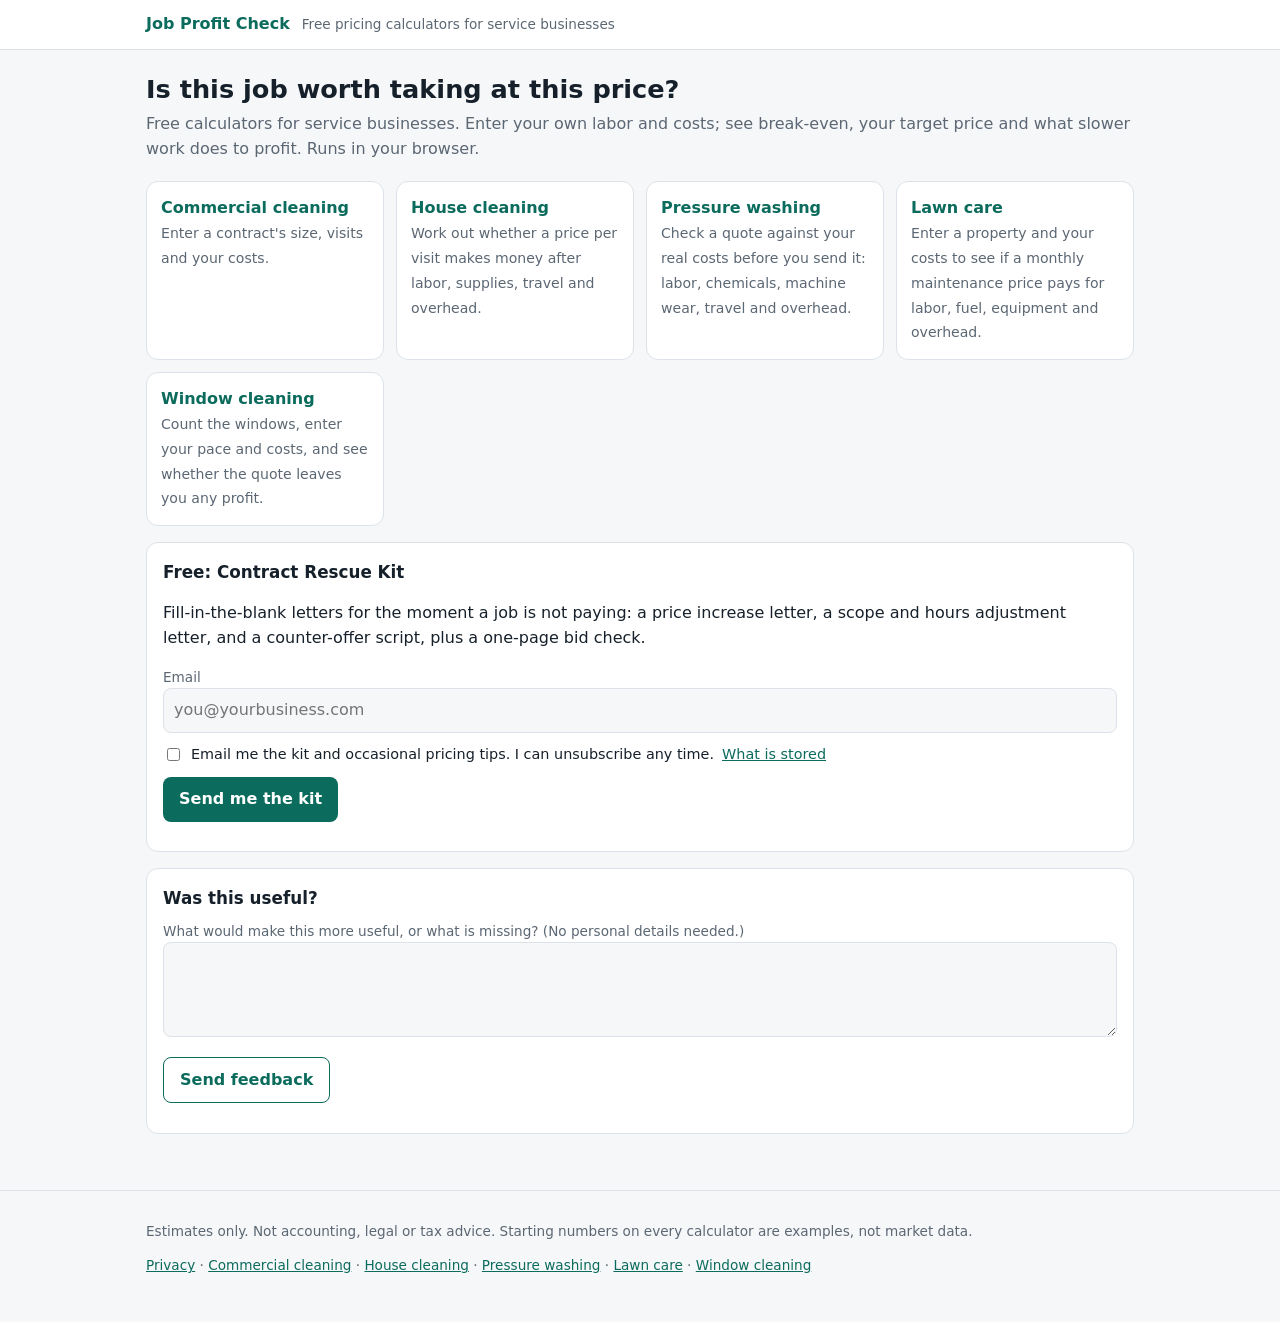
<file: index.html>
<!doctype html>
<html lang="en"><head>
<meta charset="utf-8"><meta name="viewport" content="width=device-width, initial-scale=1">
<title>Job Profit Check: free pricing calculators for service businesses</title>
<meta name="description" content="Free calculators that show whether a cleaning, pressure washing, lawn care or window cleaning job makes money after labor, supplies, travel and overhead.">
<link rel="canonical" href="https://maramreddyajit-commits.github.io/contract-profit-check/">
<meta property="og:title" content="Job Profit Check: free pricing calculators for service businesses"><meta property="og:description" content="Free calculators that show whether a cleaning, pressure washing, lawn care or window cleaning job makes money after labor, supplies, travel and overhead."><meta property="og:type" content="website">
<link rel="stylesheet" href="assets/style.css">

</head><body>
<header class="top"><div class="wrap"><a class="brand" href="./">Job Profit Check</a><span class="tag">Free pricing calculators for service businesses</span></div></header>

<main class="wrap">
<h1>Is this job worth taking at this price?</h1>
<p class="sub">Free calculators for service businesses. Enter your own labor and costs; see break-even, your target price and what slower work does to profit. Runs in your browser.</p>
<div class="tiles"><a class="tile" href="commercial-cleaning/"><strong>Commercial cleaning</strong><span>Enter a contract's size, visits and your costs.</span></a><a class="tile" href="house-cleaning/"><strong>House cleaning</strong><span>Work out whether a price per visit makes money after labor, supplies, travel and overhead.</span></a><a class="tile" href="pressure-washing/"><strong>Pressure washing</strong><span>Check a quote against your real costs before you send it: labor, chemicals, machine wear, travel and overhead.</span></a><a class="tile" href="lawn-care/"><strong>Lawn care</strong><span>Enter a property and your costs to see if a monthly maintenance price pays for labor, fuel, equipment and overhead.</span></a><a class="tile" href="window-cleaning/"><strong>Window cleaning</strong><span>Count the windows, enter your pace and costs, and see whether the quote leaves you any profit.</span></a></div>
<section class="card optin" id="kit">
<h2>Free: Contract Rescue Kit</h2>
<p>Fill-in-the-blank letters for the moment a job is not paying: a price increase letter, a scope and hours adjustment letter, and a counter-offer script, plus a one-page bid check.</p>
<form id="optin-form" novalidate>
  <label for="em">Email</label>
  <input id="em" name="email" type="email" autocomplete="email" required placeholder="you@yourbusiness.com">
  <input class="hp" name="website" tabindex="-1" autocomplete="off" aria-hidden="true">
  <label class="check"><input type="checkbox" name="consent" required> Email me the kit and occasional pricing tips. I can unsubscribe any time. <a href="privacy/">What is stored</a></label>
  <button type="submit">Send me the kit</button>
  <p class="msg" id="optin-msg" role="status"></p>
</form>
</section>
<section class="card">
<h2>Was this useful?</h2>
<form id="fb-form" novalidate>
  <label for="fb">What would make this more useful, or what is missing? (No personal details needed.)</label>
  <textarea id="fb" name="message" rows="3" maxlength="1500"></textarea>
  <input class="hp" name="website" tabindex="-1" autocomplete="off" aria-hidden="true">
  <button type="submit" class="secondary">Send feedback</button>
  <p class="msg" id="fb-msg" role="status"></p>
</form></section>
</main>
<footer><div class="wrap">
<p>Estimates only. Not accounting, legal or tax advice. Starting numbers on every calculator are examples, not market data.</p>
<p><a href="privacy/">Privacy</a> · <a href="commercial-cleaning/">Commercial cleaning</a> · <a href="house-cleaning/">House cleaning</a> · <a href="pressure-washing/">Pressure washing</a> · <a href="lawn-care/">Lawn care</a> · <a href="window-cleaning/">Window cleaning</a></p>
</div></footer>
<script>window.CFG={"slug":"hub","hub":true,"api":"https://profit-check-api.maramreddyajit.workers.dev"};</script>
<script src="assets/app.js"></script>
</body></html>
</file>
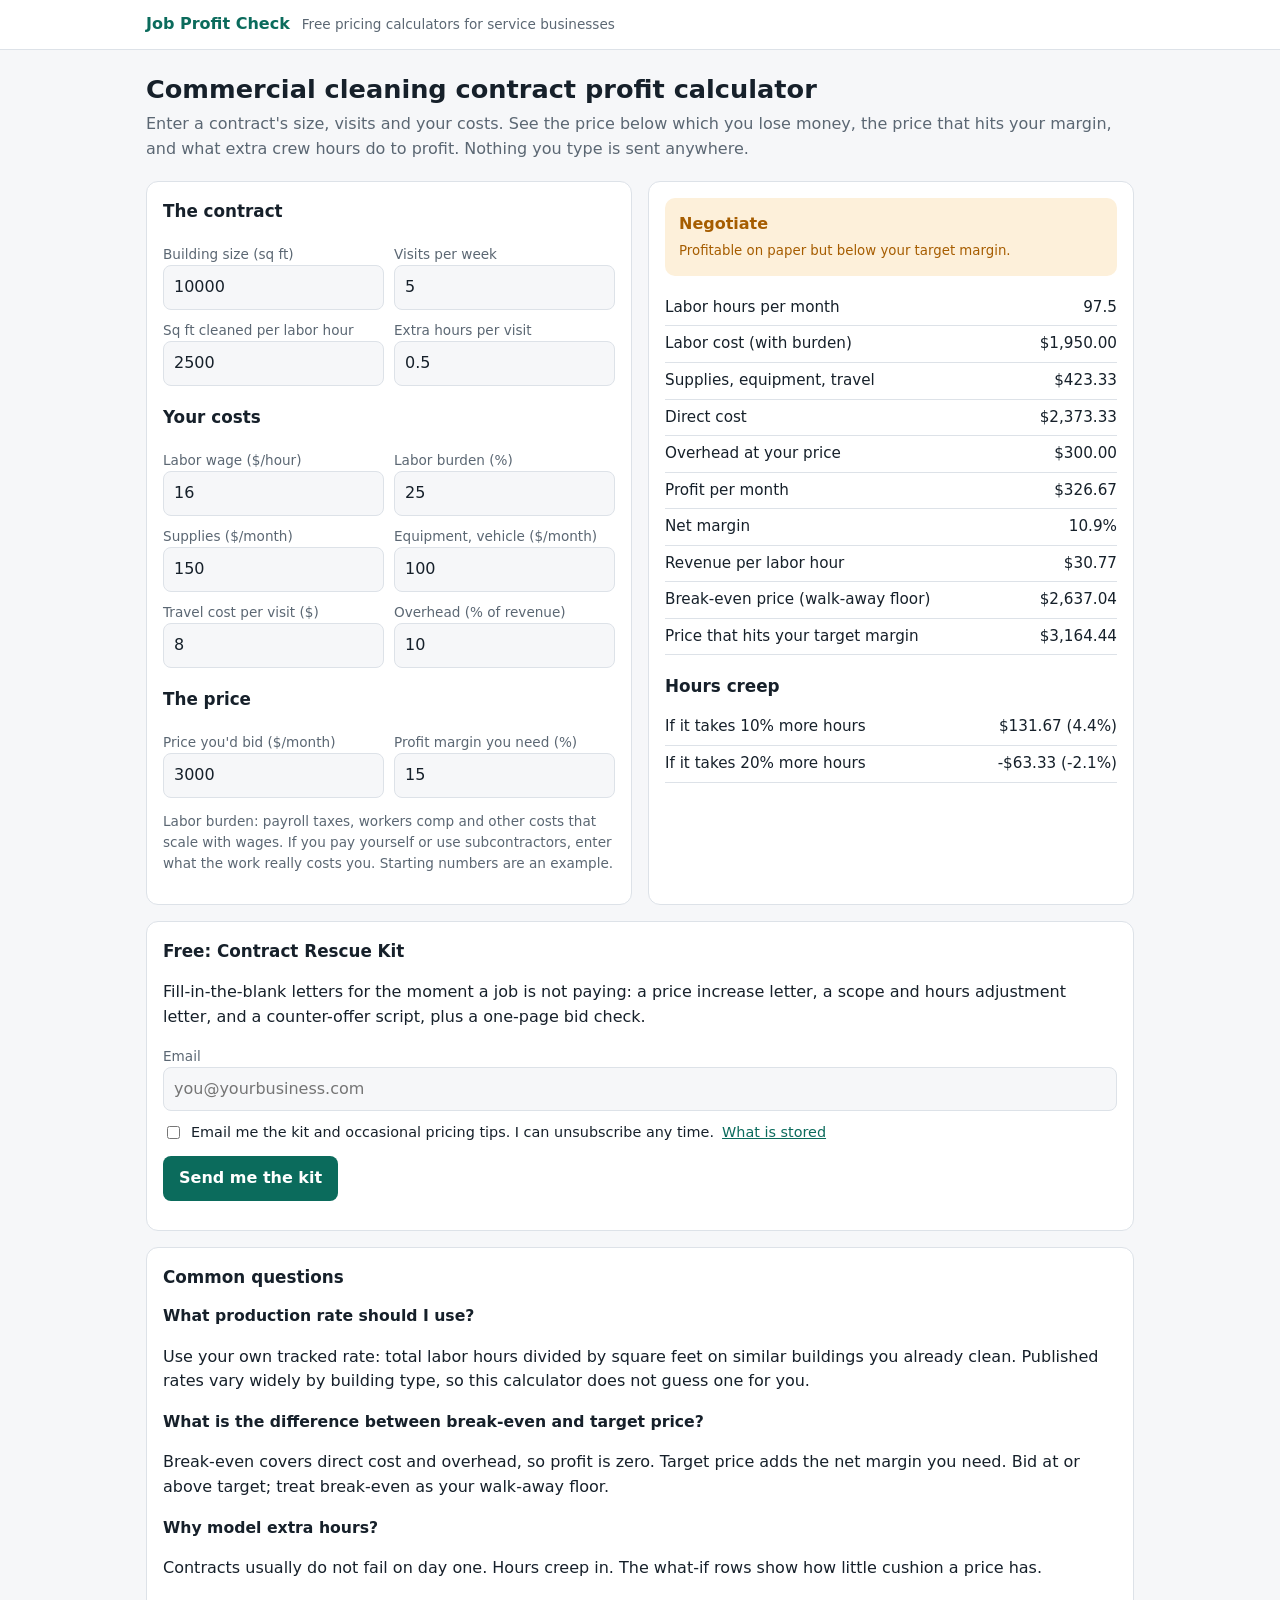
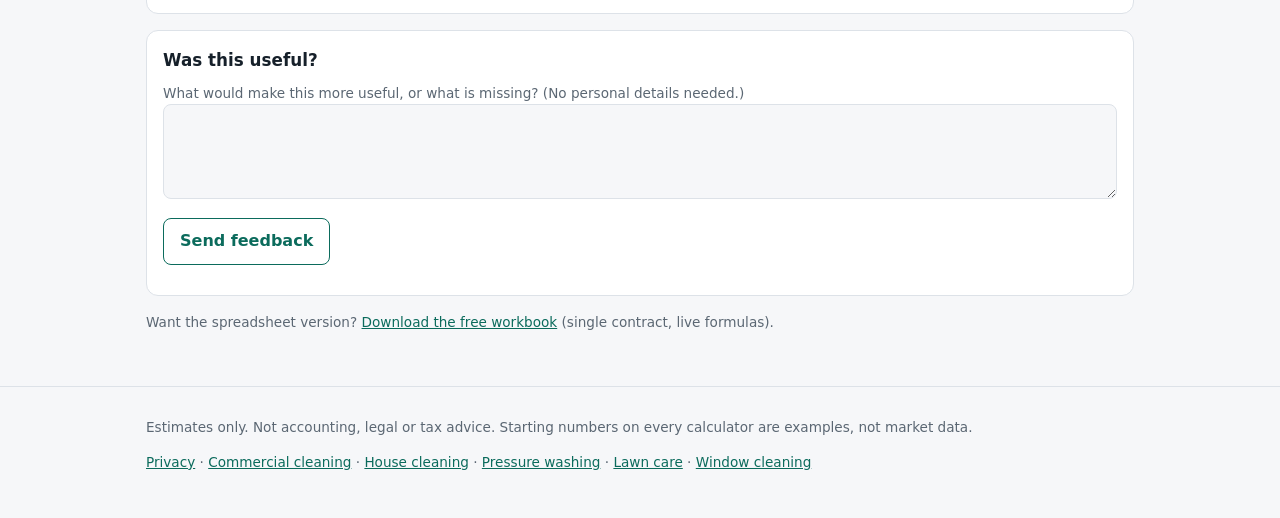
<file: commercial-cleaning/index.html>
<!doctype html>
<html lang="en"><head>
<meta charset="utf-8"><meta name="viewport" content="width=device-width, initial-scale=1">
<title>Commercial cleaning bid calculator: is the contract profitable?</title>
<meta name="description" content="Free calculator for commercial cleaning bids. Enter size, visits, wage and overhead to see break-even price, your target price and what happens if crews run over on hours.">
<link rel="canonical" href="https://maramreddyajit-commits.github.io/contract-profit-check/commercial-cleaning/">
<meta property="og:title" content="Commercial cleaning bid calculator: is the contract profitable?"><meta property="og:description" content="Free calculator for commercial cleaning bids. Enter size, visits, wage and overhead to see break-even price, your target price and what happens if crews run over on hours."><meta property="og:type" content="website">
<link rel="stylesheet" href="../assets/style.css">
<script type="application/ld+json">[{"@context":"https://schema.org","@type":"WebApplication","name":"Commercial cleaning contract profit calculator","applicationCategory":"BusinessApplication","operatingSystem":"Any","offers":{"@type":"Offer","price":"0","priceCurrency":"USD"},"url":"https://maramreddyajit-commits.github.io/contract-profit-check/commercial-cleaning/"},{"@context":"https://schema.org","@type":"FAQPage","mainEntity":[{"@type":"Question","name":"What production rate should I use?","acceptedAnswer":{"@type":"Answer","text":"Use your own tracked rate: total labor hours divided by square feet on similar buildings you already clean. Published rates vary widely by building type, so this calculator does not guess one for you."}},{"@type":"Question","name":"What is the difference between break-even and target price?","acceptedAnswer":{"@type":"Answer","text":"Break-even covers direct cost and overhead, so profit is zero. Target price adds the net margin you need. Bid at or above target; treat break-even as your walk-away floor."}},{"@type":"Question","name":"Why model extra hours?","acceptedAnswer":{"@type":"Answer","text":"Contracts usually do not fail on day one. Hours creep in. The what-if rows show how little cushion a price has."}}]}]</script>
</head><body>
<header class="top"><div class="wrap"><a class="brand" href="../">Job Profit Check</a><span class="tag">Free pricing calculators for service businesses</span></div></header>

<main class="wrap">
<h1>Commercial cleaning contract profit calculator</h1>
<p class="sub">Enter a contract's size, visits and your costs. See the price below which you lose money, the price that hits your margin, and what extra crew hours do to profit. Nothing you type is sent anywhere.</p>
<div class="grid">
<section class="card" aria-label="Inputs">
  <h2>The contract</h2>
  <div class="row2"><div><label for="sqft">Building size (sq ft)</label><input id="sqft" type="number" inputmode="decimal" min="0" step="any" ></div><div><label for="visitsPerWeek">Visits per week</label><input id="visitsPerWeek" type="number" inputmode="decimal" min="0" step="any" ></div></div>
  <div class="row2"><div><label for="sqftPerHour">Sq ft cleaned per labor hour</label><input id="sqftPerHour" type="number" inputmode="decimal" min="0" step="any" ></div><div><label for="extraHoursPerVisit">Extra hours per visit</label><input id="extraHoursPerVisit" type="number" inputmode="decimal" min="0" step="any" ></div></div>
  <h2 class="gap">Your costs</h2>
  <div class="row2"><div><label for="wage">Labor wage ($/hour)</label><input id="wage" type="number" inputmode="decimal" min="0" step="any" ></div><div><label for="burdenPct">Labor burden (%)</label><input id="burdenPct" type="number" inputmode="decimal" min="0" step="any" ></div></div>
  <div class="row2"><div><label for="suppliesMonthly">Supplies ($/month)</label><input id="suppliesMonthly" type="number" inputmode="decimal" min="0" step="any" ></div><div><label for="equipmentMonthly">Equipment, vehicle ($/month)</label><input id="equipmentMonthly" type="number" inputmode="decimal" min="0" step="any" ></div></div>
  <div class="row2"><div><label for="travelPerVisit">Travel cost per visit ($)</label><input id="travelPerVisit" type="number" inputmode="decimal" min="0" step="any" ></div><div><label for="overheadPct">Overhead (% of revenue)</label><input id="overheadPct" type="number" inputmode="decimal" min="0" step="any" ></div></div>
  <h2 class="gap">The price</h2>
  <div class="row2"><div><label for="quotedMonthly">Price you'd bid ($/month)</label><input id="quotedMonthly" type="number" inputmode="decimal" min="0" step="any" ></div><div><label for="targetMarginPct">Profit margin you need (%)</label><input id="targetMarginPct" type="number" inputmode="decimal" min="0" step="any" ></div></div>
  <p class="note">Labor burden: payroll taxes, workers comp and other costs that scale with wages. If you pay yourself or use subcontractors, enter what the work really costs you. Starting numbers are an example.</p>
</section>
<section class="card" aria-live="polite" aria-label="Results"><div id="out"></div></section>
</div>
<section class="card optin" id="kit">
<h2>Free: Contract Rescue Kit</h2>
<p>Fill-in-the-blank letters for the moment a job is not paying: a price increase letter, a scope and hours adjustment letter, and a counter-offer script, plus a one-page bid check.</p>
<form id="optin-form" novalidate>
  <label for="em">Email</label>
  <input id="em" name="email" type="email" autocomplete="email" required placeholder="you@yourbusiness.com">
  <input class="hp" name="website" tabindex="-1" autocomplete="off" aria-hidden="true">
  <label class="check"><input type="checkbox" name="consent" required> Email me the kit and occasional pricing tips. I can unsubscribe any time. <a href="../privacy/">What is stored</a></label>
  <button type="submit">Send me the kit</button>
  <p class="msg" id="optin-msg" role="status"></p>
</form>
</section>
<section class="card"><h2>Common questions</h2><h3>What production rate should I use?</h3><p>Use your own tracked rate: total labor hours divided by square feet on similar buildings you already clean. Published rates vary widely by building type, so this calculator does not guess one for you.</p><h3>What is the difference between break-even and target price?</h3><p>Break-even covers direct cost and overhead, so profit is zero. Target price adds the net margin you need. Bid at or above target; treat break-even as your walk-away floor.</p><h3>Why model extra hours?</h3><p>Contracts usually do not fail on day one. Hours creep in. The what-if rows show how little cushion a price has.</p></section>
<section class="card">
<h2>Was this useful?</h2>
<form id="fb-form" novalidate>
  <label for="fb">What would make this more useful, or what is missing? (No personal details needed.)</label>
  <textarea id="fb" name="message" rows="3" maxlength="1500"></textarea>
  <input class="hp" name="website" tabindex="-1" autocomplete="off" aria-hidden="true">
  <button type="submit" class="secondary">Send feedback</button>
  <p class="msg" id="fb-msg" role="status"></p>
</form></section>
<p class="note">Want the spreadsheet version? <a id="dl" href="../contract-profit-check.xlsx" download>Download the free workbook</a> (single contract, live formulas).</p>
</main>
<footer><div class="wrap">
<p>Estimates only. Not accounting, legal or tax advice. Starting numbers on every calculator are examples, not market data.</p>
<p><a href="../privacy/">Privacy</a> · <a href="../commercial-cleaning/">Commercial cleaning</a> · <a href="../house-cleaning/">House cleaning</a> · <a href="../pressure-washing/">Pressure washing</a> · <a href="../lawn-care/">Lawn care</a> · <a href="../window-cleaning/">Window cleaning</a></p>
</div></footer>
<script>window.CFG={"slug":"commercial-cleaning","mode":"week","period":"per month","defaults":{"sqft":10000,"visitsPerWeek":5,"sqftPerHour":2500,"extraHoursPerVisit":0.5,"wage":16,"burdenPct":0.25,"suppliesMonthly":150,"equipmentMonthly":100,"travelPerVisit":8,"overheadPct":0.1,"targetMarginPct":0.15,"quotedMonthly":3000},"api":"https://profit-check-api.maramreddyajit.workers.dev"};</script>
<script src="../assets/engine.js"></script><script src="../assets/app.js"></script>
</body></html>
</file>
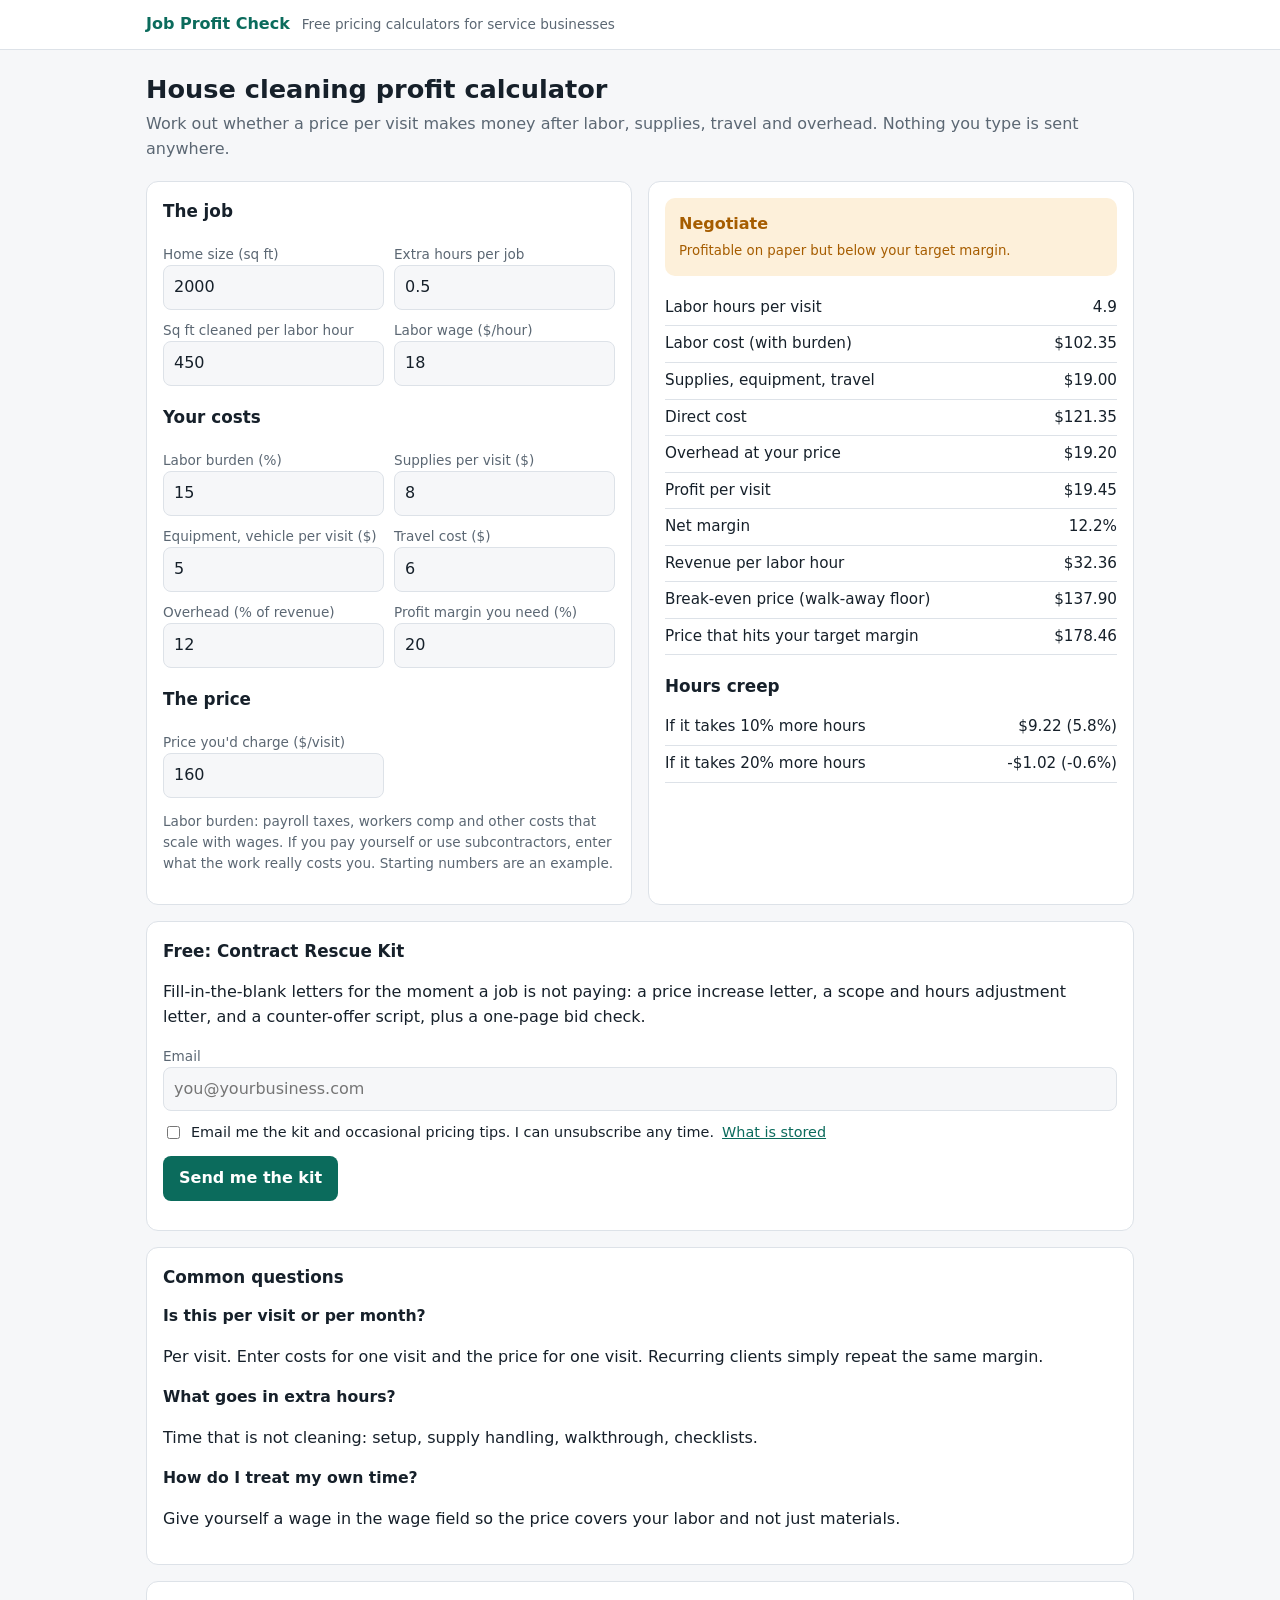
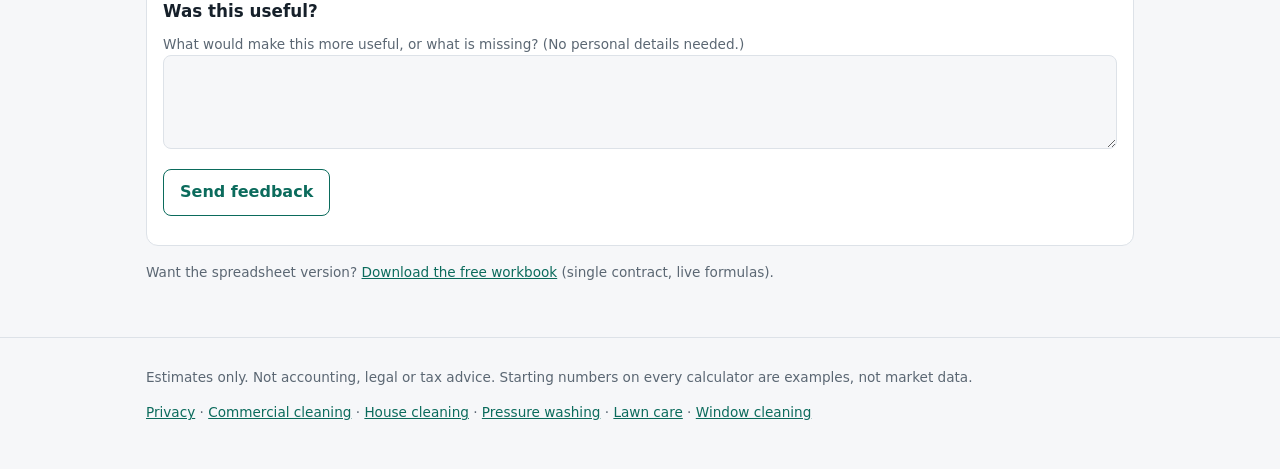
<file: house-cleaning/index.html>
<!doctype html>
<html lang="en"><head>
<meta charset="utf-8"><meta name="viewport" content="width=device-width, initial-scale=1">
<title>House cleaning price calculator: what should you charge per visit?</title>
<meta name="description" content="Free calculator for house and residential cleaning prices. See break-even price, the price for your target margin and the effect of jobs taking longer than planned.">
<link rel="canonical" href="https://maramreddyajit-commits.github.io/contract-profit-check/house-cleaning/">
<meta property="og:title" content="House cleaning price calculator: what should you charge per visit?"><meta property="og:description" content="Free calculator for house and residential cleaning prices. See break-even price, the price for your target margin and the effect of jobs taking longer than planned."><meta property="og:type" content="website">
<link rel="stylesheet" href="../assets/style.css">
<script type="application/ld+json">[{"@context":"https://schema.org","@type":"WebApplication","name":"House cleaning profit calculator","applicationCategory":"BusinessApplication","operatingSystem":"Any","offers":{"@type":"Offer","price":"0","priceCurrency":"USD"},"url":"https://maramreddyajit-commits.github.io/contract-profit-check/house-cleaning/"},{"@context":"https://schema.org","@type":"FAQPage","mainEntity":[{"@type":"Question","name":"Is this per visit or per month?","acceptedAnswer":{"@type":"Answer","text":"Per visit. Enter costs for one visit and the price for one visit. Recurring clients simply repeat the same margin."}},{"@type":"Question","name":"What goes in extra hours?","acceptedAnswer":{"@type":"Answer","text":"Time that is not cleaning: setup, supply handling, walkthrough, checklists."}},{"@type":"Question","name":"How do I treat my own time?","acceptedAnswer":{"@type":"Answer","text":"Give yourself a wage in the wage field so the price covers your labor and not just materials."}}]}]</script>
</head><body>
<header class="top"><div class="wrap"><a class="brand" href="../">Job Profit Check</a><span class="tag">Free pricing calculators for service businesses</span></div></header>

<main class="wrap">
<h1>House cleaning profit calculator</h1>
<p class="sub">Work out whether a price per visit makes money after labor, supplies, travel and overhead. Nothing you type is sent anywhere.</p>
<div class="grid">
<section class="card" aria-label="Inputs">
  <h2>The job</h2>
  <div class="row2"><div><label for="sqft">Home size (sq ft)</label><input id="sqft" type="number" inputmode="decimal" min="0" step="any" ></div><div><label for="extraHoursPerVisit">Extra hours per job</label><input id="extraHoursPerVisit" type="number" inputmode="decimal" min="0" step="any" ></div></div>
  <div class="row2"><div><label for="sqftPerHour">Sq ft cleaned per labor hour</label><input id="sqftPerHour" type="number" inputmode="decimal" min="0" step="any" ></div><div><label for="wage">Labor wage ($/hour)</label><input id="wage" type="number" inputmode="decimal" min="0" step="any" ></div></div>
  <h2 class="gap">Your costs</h2>
  <div class="row2"><div><label for="burdenPct">Labor burden (%)</label><input id="burdenPct" type="number" inputmode="decimal" min="0" step="any" ></div><div><label for="suppliesMonthly">Supplies per visit ($)</label><input id="suppliesMonthly" type="number" inputmode="decimal" min="0" step="any" ></div></div>
  <div class="row2"><div><label for="equipmentMonthly">Equipment, vehicle per visit ($)</label><input id="equipmentMonthly" type="number" inputmode="decimal" min="0" step="any" ></div><div><label for="travelPerVisit">Travel cost ($)</label><input id="travelPerVisit" type="number" inputmode="decimal" min="0" step="any" ></div></div>
  <div class="row2"><div><label for="overheadPct">Overhead (% of revenue)</label><input id="overheadPct" type="number" inputmode="decimal" min="0" step="any" ></div><div><label for="targetMarginPct">Profit margin you need (%)</label><input id="targetMarginPct" type="number" inputmode="decimal" min="0" step="any" ></div></div>
  <h2 class="gap">The price</h2>
  <div class="row2"><div><label for="quotedMonthly">Price you'd charge ($/visit)</label><input id="quotedMonthly" type="number" inputmode="decimal" min="0" step="any" ></div><div></div></div>
  <p class="note">Labor burden: payroll taxes, workers comp and other costs that scale with wages. If you pay yourself or use subcontractors, enter what the work really costs you. Starting numbers are an example.</p>
</section>
<section class="card" aria-live="polite" aria-label="Results"><div id="out"></div></section>
</div>
<section class="card optin" id="kit">
<h2>Free: Contract Rescue Kit</h2>
<p>Fill-in-the-blank letters for the moment a job is not paying: a price increase letter, a scope and hours adjustment letter, and a counter-offer script, plus a one-page bid check.</p>
<form id="optin-form" novalidate>
  <label for="em">Email</label>
  <input id="em" name="email" type="email" autocomplete="email" required placeholder="you@yourbusiness.com">
  <input class="hp" name="website" tabindex="-1" autocomplete="off" aria-hidden="true">
  <label class="check"><input type="checkbox" name="consent" required> Email me the kit and occasional pricing tips. I can unsubscribe any time. <a href="../privacy/">What is stored</a></label>
  <button type="submit">Send me the kit</button>
  <p class="msg" id="optin-msg" role="status"></p>
</form>
</section>
<section class="card"><h2>Common questions</h2><h3>Is this per visit or per month?</h3><p>Per visit. Enter costs for one visit and the price for one visit. Recurring clients simply repeat the same margin.</p><h3>What goes in extra hours?</h3><p>Time that is not cleaning: setup, supply handling, walkthrough, checklists.</p><h3>How do I treat my own time?</h3><p>Give yourself a wage in the wage field so the price covers your labor and not just materials.</p></section>
<section class="card">
<h2>Was this useful?</h2>
<form id="fb-form" novalidate>
  <label for="fb">What would make this more useful, or what is missing? (No personal details needed.)</label>
  <textarea id="fb" name="message" rows="3" maxlength="1500"></textarea>
  <input class="hp" name="website" tabindex="-1" autocomplete="off" aria-hidden="true">
  <button type="submit" class="secondary">Send feedback</button>
  <p class="msg" id="fb-msg" role="status"></p>
</form></section>
<p class="note">Want the spreadsheet version? <a id="dl" href="../contract-profit-check.xlsx" download>Download the free workbook</a> (single contract, live formulas).</p>
</main>
<footer><div class="wrap">
<p>Estimates only. Not accounting, legal or tax advice. Starting numbers on every calculator are examples, not market data.</p>
<p><a href="../privacy/">Privacy</a> · <a href="../commercial-cleaning/">Commercial cleaning</a> · <a href="../house-cleaning/">House cleaning</a> · <a href="../pressure-washing/">Pressure washing</a> · <a href="../lawn-care/">Lawn care</a> · <a href="../window-cleaning/">Window cleaning</a></p>
</div></footer>
<script>window.CFG={"slug":"house-cleaning","mode":"job","period":"per visit","defaults":{"sqft":2000,"sqftPerHour":450,"extraHoursPerVisit":0.5,"wage":18,"burdenPct":0.15,"suppliesMonthly":8,"equipmentMonthly":5,"travelPerVisit":6,"overheadPct":0.12,"targetMarginPct":0.2,"quotedMonthly":160},"api":"https://profit-check-api.maramreddyajit.workers.dev"};</script>
<script src="../assets/engine.js"></script><script src="../assets/app.js"></script>
</body></html>
</file>
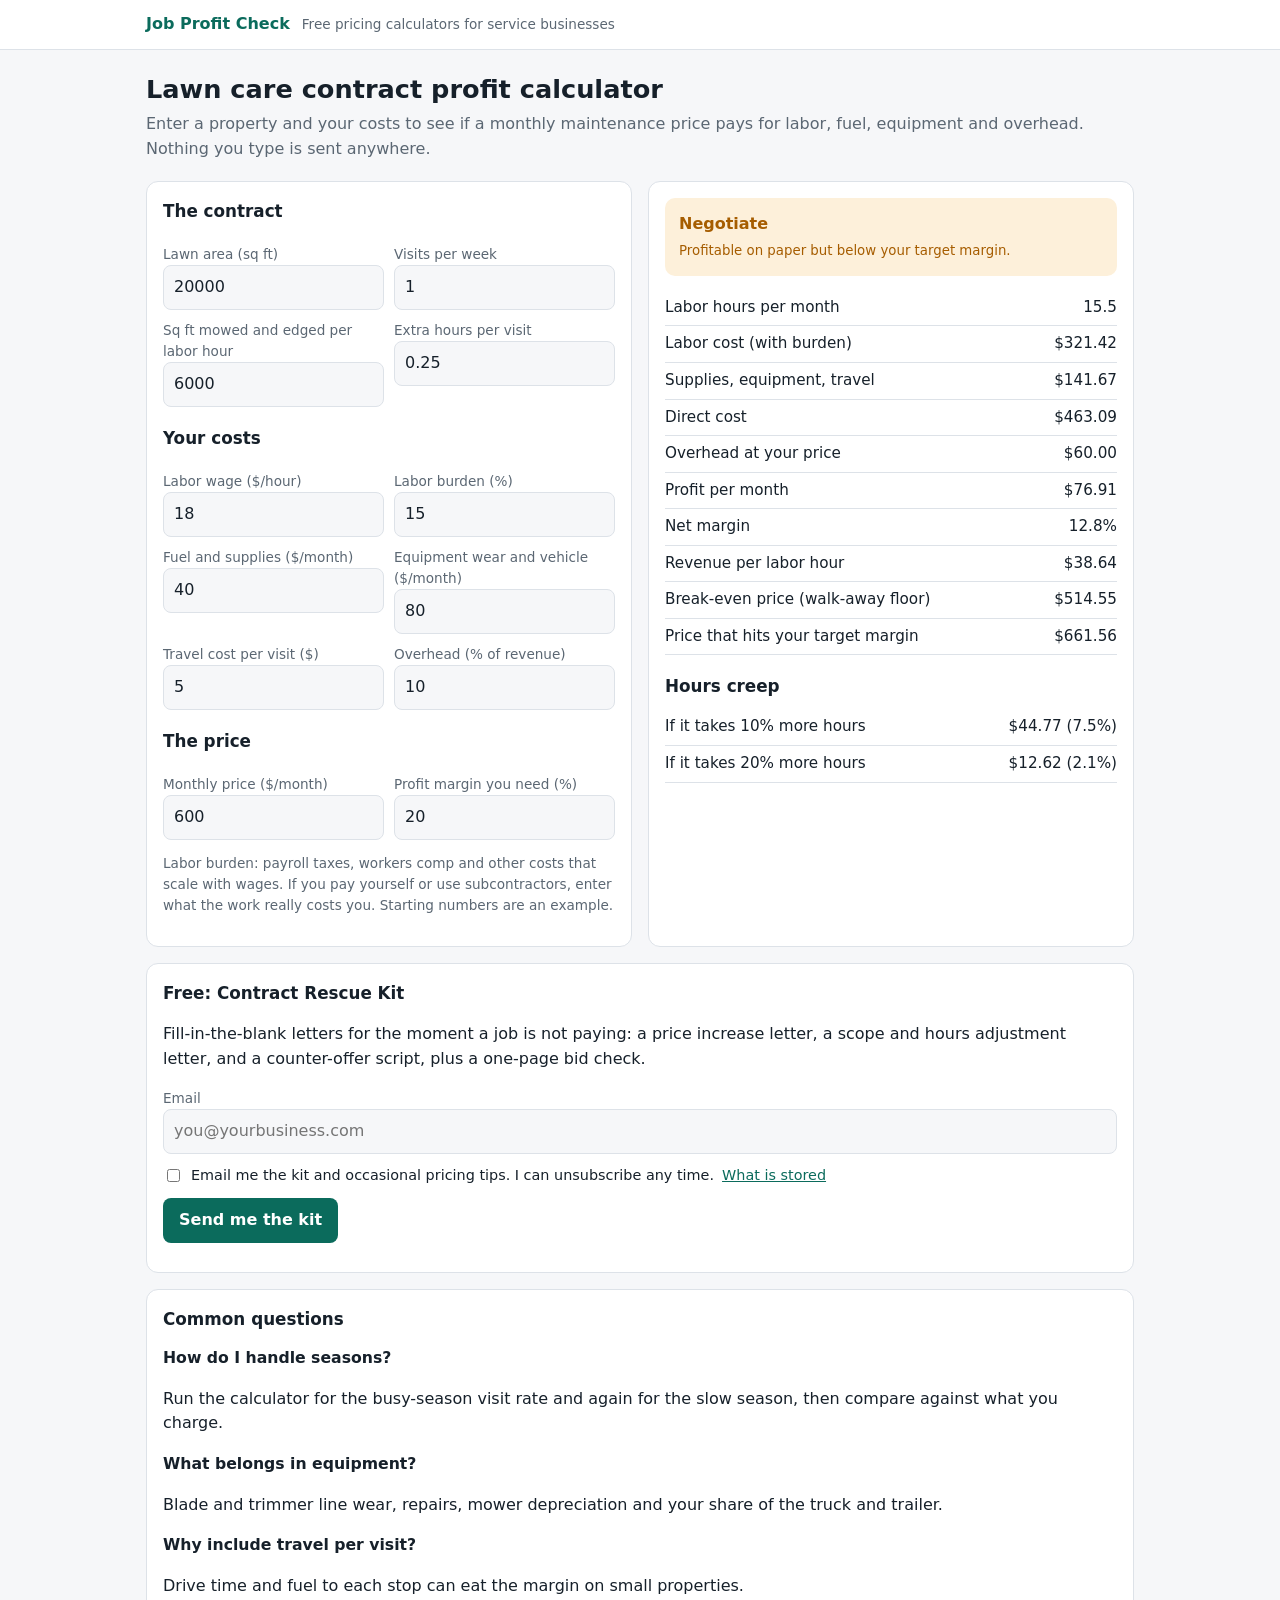
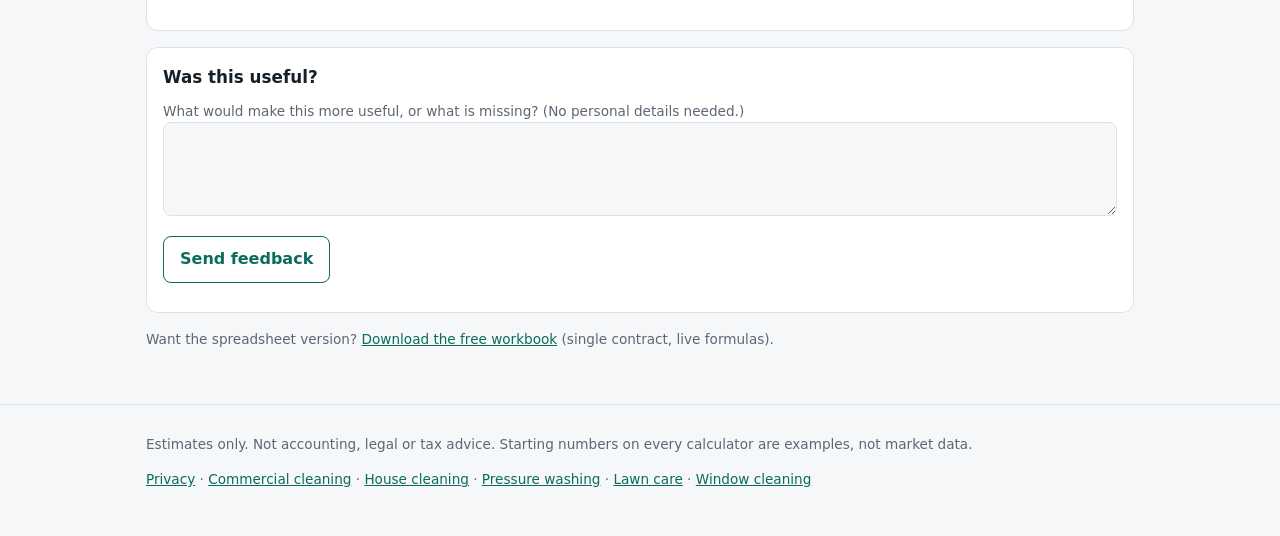
<file: lawn-care/index.html>
<!doctype html>
<html lang="en"><head>
<meta charset="utf-8"><meta name="viewport" content="width=device-width, initial-scale=1">
<title>Lawn care pricing calculator: is the monthly price profitable?</title>
<meta name="description" content="Free calculator for lawn mowing and maintenance prices. See break-even, target price and the effect of slower visits.">
<link rel="canonical" href="https://maramreddyajit-commits.github.io/contract-profit-check/lawn-care/">
<meta property="og:title" content="Lawn care pricing calculator: is the monthly price profitable?"><meta property="og:description" content="Free calculator for lawn mowing and maintenance prices. See break-even, target price and the effect of slower visits."><meta property="og:type" content="website">
<link rel="stylesheet" href="../assets/style.css">
<script type="application/ld+json">[{"@context":"https://schema.org","@type":"WebApplication","name":"Lawn care contract profit calculator","applicationCategory":"BusinessApplication","operatingSystem":"Any","offers":{"@type":"Offer","price":"0","priceCurrency":"USD"},"url":"https://maramreddyajit-commits.github.io/contract-profit-check/lawn-care/"},{"@context":"https://schema.org","@type":"FAQPage","mainEntity":[{"@type":"Question","name":"How do I handle seasons?","acceptedAnswer":{"@type":"Answer","text":"Run the calculator for the busy-season visit rate and again for the slow season, then compare against what you charge."}},{"@type":"Question","name":"What belongs in equipment?","acceptedAnswer":{"@type":"Answer","text":"Blade and trimmer line wear, repairs, mower depreciation and your share of the truck and trailer."}},{"@type":"Question","name":"Why include travel per visit?","acceptedAnswer":{"@type":"Answer","text":"Drive time and fuel to each stop can eat the margin on small properties."}}]}]</script>
</head><body>
<header class="top"><div class="wrap"><a class="brand" href="../">Job Profit Check</a><span class="tag">Free pricing calculators for service businesses</span></div></header>

<main class="wrap">
<h1>Lawn care contract profit calculator</h1>
<p class="sub">Enter a property and your costs to see if a monthly maintenance price pays for labor, fuel, equipment and overhead. Nothing you type is sent anywhere.</p>
<div class="grid">
<section class="card" aria-label="Inputs">
  <h2>The contract</h2>
  <div class="row2"><div><label for="sqft">Lawn area (sq ft)</label><input id="sqft" type="number" inputmode="decimal" min="0" step="any" ></div><div><label for="visitsPerWeek">Visits per week</label><input id="visitsPerWeek" type="number" inputmode="decimal" min="0" step="any" ></div></div>
  <div class="row2"><div><label for="sqftPerHour">Sq ft mowed and edged per labor hour</label><input id="sqftPerHour" type="number" inputmode="decimal" min="0" step="any" ></div><div><label for="extraHoursPerVisit">Extra hours per visit</label><input id="extraHoursPerVisit" type="number" inputmode="decimal" min="0" step="any" ></div></div>
  <h2 class="gap">Your costs</h2>
  <div class="row2"><div><label for="wage">Labor wage ($/hour)</label><input id="wage" type="number" inputmode="decimal" min="0" step="any" ></div><div><label for="burdenPct">Labor burden (%)</label><input id="burdenPct" type="number" inputmode="decimal" min="0" step="any" ></div></div>
  <div class="row2"><div><label for="suppliesMonthly">Fuel and supplies ($/month)</label><input id="suppliesMonthly" type="number" inputmode="decimal" min="0" step="any" ></div><div><label for="equipmentMonthly">Equipment wear and vehicle ($/month)</label><input id="equipmentMonthly" type="number" inputmode="decimal" min="0" step="any" ></div></div>
  <div class="row2"><div><label for="travelPerVisit">Travel cost per visit ($)</label><input id="travelPerVisit" type="number" inputmode="decimal" min="0" step="any" ></div><div><label for="overheadPct">Overhead (% of revenue)</label><input id="overheadPct" type="number" inputmode="decimal" min="0" step="any" ></div></div>
  <h2 class="gap">The price</h2>
  <div class="row2"><div><label for="quotedMonthly">Monthly price ($/month)</label><input id="quotedMonthly" type="number" inputmode="decimal" min="0" step="any" ></div><div><label for="targetMarginPct">Profit margin you need (%)</label><input id="targetMarginPct" type="number" inputmode="decimal" min="0" step="any" ></div></div>
  <p class="note">Labor burden: payroll taxes, workers comp and other costs that scale with wages. If you pay yourself or use subcontractors, enter what the work really costs you. Starting numbers are an example.</p>
</section>
<section class="card" aria-live="polite" aria-label="Results"><div id="out"></div></section>
</div>
<section class="card optin" id="kit">
<h2>Free: Contract Rescue Kit</h2>
<p>Fill-in-the-blank letters for the moment a job is not paying: a price increase letter, a scope and hours adjustment letter, and a counter-offer script, plus a one-page bid check.</p>
<form id="optin-form" novalidate>
  <label for="em">Email</label>
  <input id="em" name="email" type="email" autocomplete="email" required placeholder="you@yourbusiness.com">
  <input class="hp" name="website" tabindex="-1" autocomplete="off" aria-hidden="true">
  <label class="check"><input type="checkbox" name="consent" required> Email me the kit and occasional pricing tips. I can unsubscribe any time. <a href="../privacy/">What is stored</a></label>
  <button type="submit">Send me the kit</button>
  <p class="msg" id="optin-msg" role="status"></p>
</form>
</section>
<section class="card"><h2>Common questions</h2><h3>How do I handle seasons?</h3><p>Run the calculator for the busy-season visit rate and again for the slow season, then compare against what you charge.</p><h3>What belongs in equipment?</h3><p>Blade and trimmer line wear, repairs, mower depreciation and your share of the truck and trailer.</p><h3>Why include travel per visit?</h3><p>Drive time and fuel to each stop can eat the margin on small properties.</p></section>
<section class="card">
<h2>Was this useful?</h2>
<form id="fb-form" novalidate>
  <label for="fb">What would make this more useful, or what is missing? (No personal details needed.)</label>
  <textarea id="fb" name="message" rows="3" maxlength="1500"></textarea>
  <input class="hp" name="website" tabindex="-1" autocomplete="off" aria-hidden="true">
  <button type="submit" class="secondary">Send feedback</button>
  <p class="msg" id="fb-msg" role="status"></p>
</form></section>
<p class="note">Want the spreadsheet version? <a id="dl" href="../contract-profit-check.xlsx" download>Download the free workbook</a> (single contract, live formulas).</p>
</main>
<footer><div class="wrap">
<p>Estimates only. Not accounting, legal or tax advice. Starting numbers on every calculator are examples, not market data.</p>
<p><a href="../privacy/">Privacy</a> · <a href="../commercial-cleaning/">Commercial cleaning</a> · <a href="../house-cleaning/">House cleaning</a> · <a href="../pressure-washing/">Pressure washing</a> · <a href="../lawn-care/">Lawn care</a> · <a href="../window-cleaning/">Window cleaning</a></p>
</div></footer>
<script>window.CFG={"slug":"lawn-care","mode":"week","period":"per month","defaults":{"sqft":20000,"visitsPerWeek":1,"sqftPerHour":6000,"extraHoursPerVisit":0.25,"wage":18,"burdenPct":0.15,"suppliesMonthly":40,"equipmentMonthly":80,"travelPerVisit":5,"overheadPct":0.1,"targetMarginPct":0.2,"quotedMonthly":600},"api":"https://profit-check-api.maramreddyajit.workers.dev"};</script>
<script src="../assets/engine.js"></script><script src="../assets/app.js"></script>
</body></html>
</file>
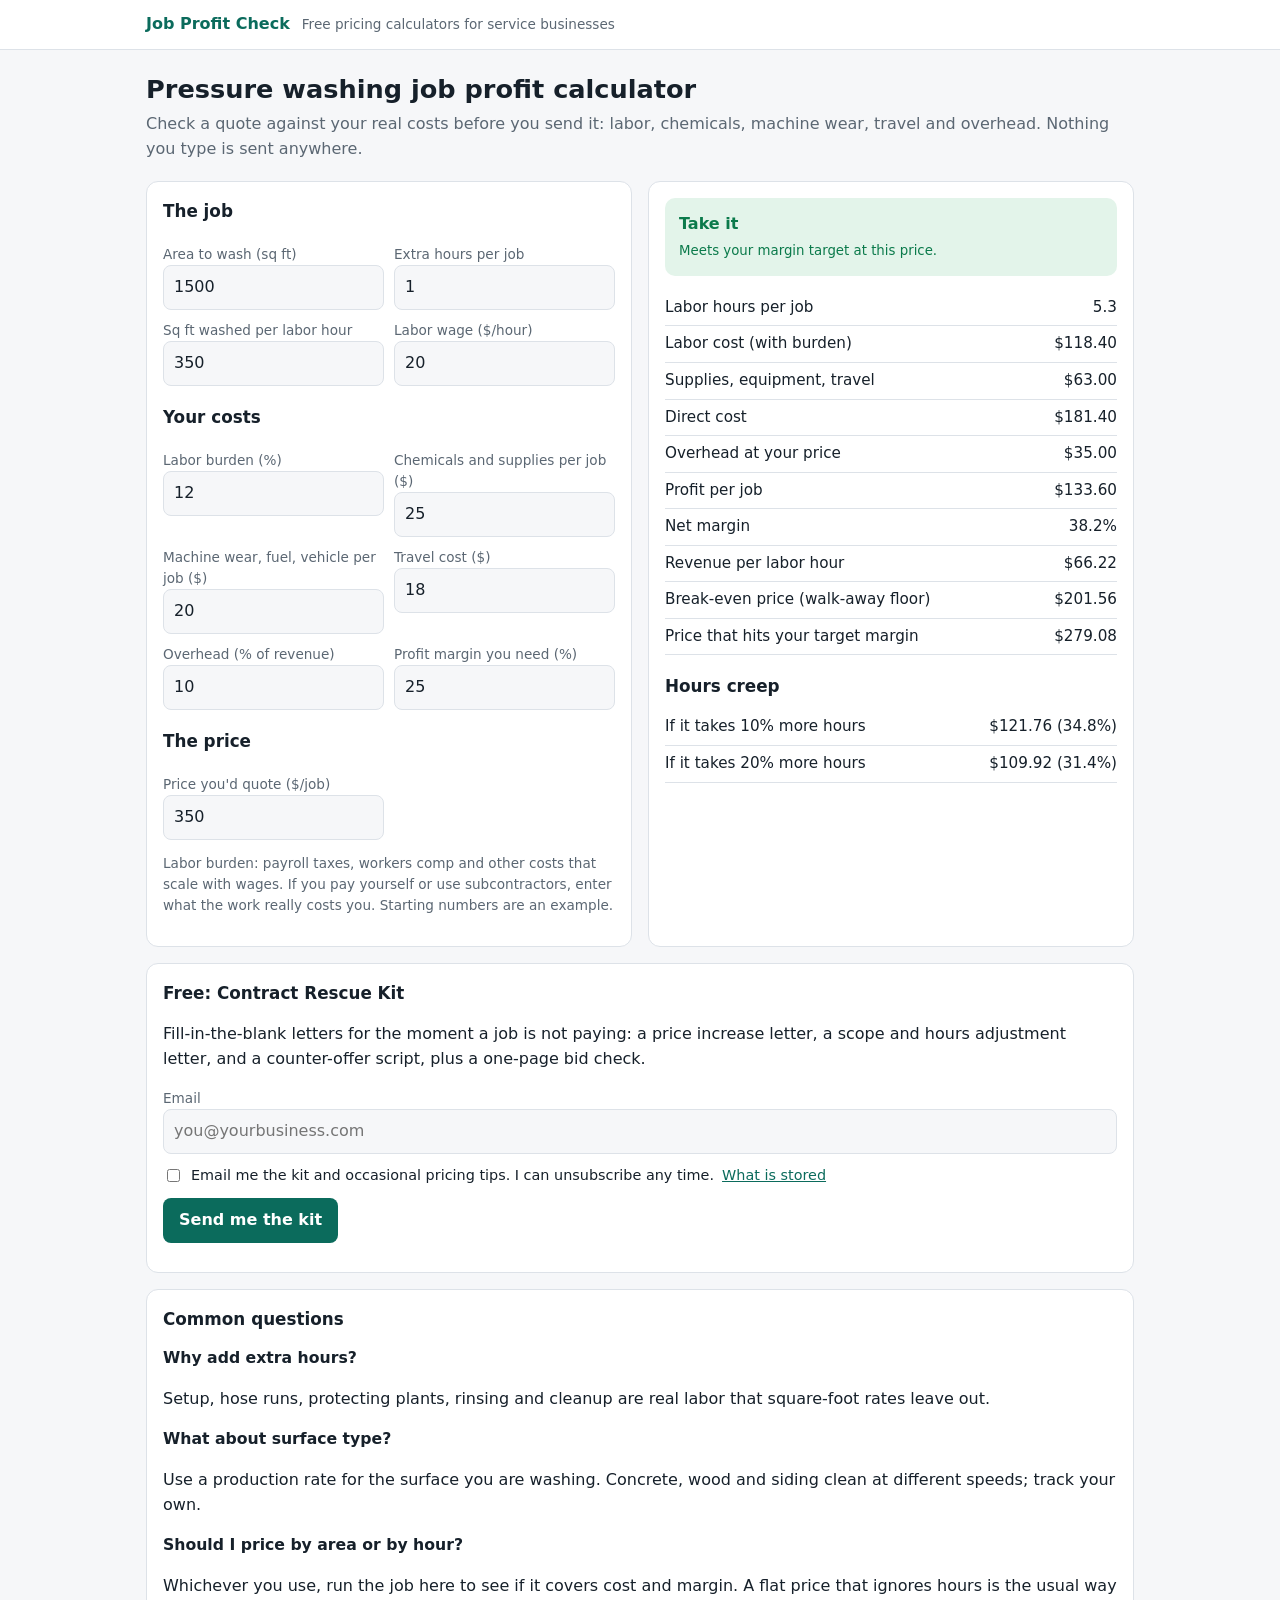
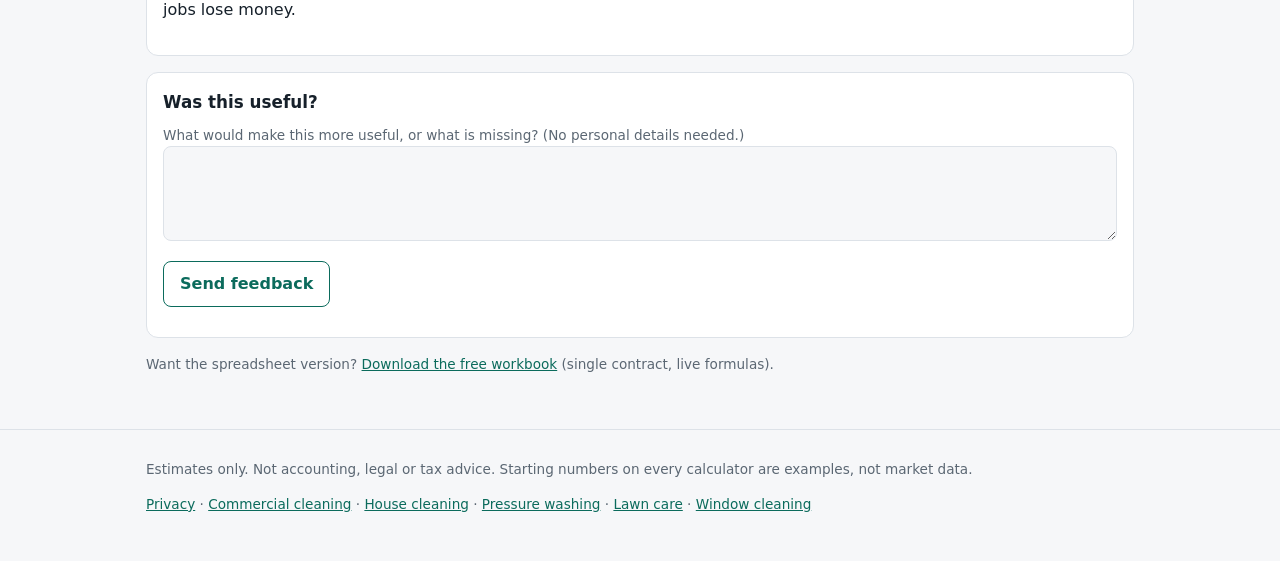
<file: pressure-washing/index.html>
<!doctype html>
<html lang="en"><head>
<meta charset="utf-8"><meta name="viewport" content="width=device-width, initial-scale=1">
<title>Pressure washing quote calculator: price a job for profit</title>
<meta name="description" content="Free calculator for pressure washing quotes. Check break-even price, your target price and how much a slow job costs you.">
<link rel="canonical" href="https://maramreddyajit-commits.github.io/contract-profit-check/pressure-washing/">
<meta property="og:title" content="Pressure washing quote calculator: price a job for profit"><meta property="og:description" content="Free calculator for pressure washing quotes. Check break-even price, your target price and how much a slow job costs you."><meta property="og:type" content="website">
<link rel="stylesheet" href="../assets/style.css">
<script type="application/ld+json">[{"@context":"https://schema.org","@type":"WebApplication","name":"Pressure washing job profit calculator","applicationCategory":"BusinessApplication","operatingSystem":"Any","offers":{"@type":"Offer","price":"0","priceCurrency":"USD"},"url":"https://maramreddyajit-commits.github.io/contract-profit-check/pressure-washing/"},{"@context":"https://schema.org","@type":"FAQPage","mainEntity":[{"@type":"Question","name":"Why add extra hours?","acceptedAnswer":{"@type":"Answer","text":"Setup, hose runs, protecting plants, rinsing and cleanup are real labor that square-foot rates leave out."}},{"@type":"Question","name":"What about surface type?","acceptedAnswer":{"@type":"Answer","text":"Use a production rate for the surface you are washing. Concrete, wood and siding clean at different speeds; track your own."}},{"@type":"Question","name":"Should I price by area or by hour?","acceptedAnswer":{"@type":"Answer","text":"Whichever you use, run the job here to see if it covers cost and margin. A flat price that ignores hours is the usual way jobs lose money."}}]}]</script>
</head><body>
<header class="top"><div class="wrap"><a class="brand" href="../">Job Profit Check</a><span class="tag">Free pricing calculators for service businesses</span></div></header>

<main class="wrap">
<h1>Pressure washing job profit calculator</h1>
<p class="sub">Check a quote against your real costs before you send it: labor, chemicals, machine wear, travel and overhead. Nothing you type is sent anywhere.</p>
<div class="grid">
<section class="card" aria-label="Inputs">
  <h2>The job</h2>
  <div class="row2"><div><label for="sqft">Area to wash (sq ft)</label><input id="sqft" type="number" inputmode="decimal" min="0" step="any" ></div><div><label for="extraHoursPerVisit">Extra hours per job</label><input id="extraHoursPerVisit" type="number" inputmode="decimal" min="0" step="any" ></div></div>
  <div class="row2"><div><label for="sqftPerHour">Sq ft washed per labor hour</label><input id="sqftPerHour" type="number" inputmode="decimal" min="0" step="any" ></div><div><label for="wage">Labor wage ($/hour)</label><input id="wage" type="number" inputmode="decimal" min="0" step="any" ></div></div>
  <h2 class="gap">Your costs</h2>
  <div class="row2"><div><label for="burdenPct">Labor burden (%)</label><input id="burdenPct" type="number" inputmode="decimal" min="0" step="any" ></div><div><label for="suppliesMonthly">Chemicals and supplies per job ($)</label><input id="suppliesMonthly" type="number" inputmode="decimal" min="0" step="any" ></div></div>
  <div class="row2"><div><label for="equipmentMonthly">Machine wear, fuel, vehicle per job ($)</label><input id="equipmentMonthly" type="number" inputmode="decimal" min="0" step="any" ></div><div><label for="travelPerVisit">Travel cost ($)</label><input id="travelPerVisit" type="number" inputmode="decimal" min="0" step="any" ></div></div>
  <div class="row2"><div><label for="overheadPct">Overhead (% of revenue)</label><input id="overheadPct" type="number" inputmode="decimal" min="0" step="any" ></div><div><label for="targetMarginPct">Profit margin you need (%)</label><input id="targetMarginPct" type="number" inputmode="decimal" min="0" step="any" ></div></div>
  <h2 class="gap">The price</h2>
  <div class="row2"><div><label for="quotedMonthly">Price you'd quote ($/job)</label><input id="quotedMonthly" type="number" inputmode="decimal" min="0" step="any" ></div><div></div></div>
  <p class="note">Labor burden: payroll taxes, workers comp and other costs that scale with wages. If you pay yourself or use subcontractors, enter what the work really costs you. Starting numbers are an example.</p>
</section>
<section class="card" aria-live="polite" aria-label="Results"><div id="out"></div></section>
</div>
<section class="card optin" id="kit">
<h2>Free: Contract Rescue Kit</h2>
<p>Fill-in-the-blank letters for the moment a job is not paying: a price increase letter, a scope and hours adjustment letter, and a counter-offer script, plus a one-page bid check.</p>
<form id="optin-form" novalidate>
  <label for="em">Email</label>
  <input id="em" name="email" type="email" autocomplete="email" required placeholder="you@yourbusiness.com">
  <input class="hp" name="website" tabindex="-1" autocomplete="off" aria-hidden="true">
  <label class="check"><input type="checkbox" name="consent" required> Email me the kit and occasional pricing tips. I can unsubscribe any time. <a href="../privacy/">What is stored</a></label>
  <button type="submit">Send me the kit</button>
  <p class="msg" id="optin-msg" role="status"></p>
</form>
</section>
<section class="card"><h2>Common questions</h2><h3>Why add extra hours?</h3><p>Setup, hose runs, protecting plants, rinsing and cleanup are real labor that square-foot rates leave out.</p><h3>What about surface type?</h3><p>Use a production rate for the surface you are washing. Concrete, wood and siding clean at different speeds; track your own.</p><h3>Should I price by area or by hour?</h3><p>Whichever you use, run the job here to see if it covers cost and margin. A flat price that ignores hours is the usual way jobs lose money.</p></section>
<section class="card">
<h2>Was this useful?</h2>
<form id="fb-form" novalidate>
  <label for="fb">What would make this more useful, or what is missing? (No personal details needed.)</label>
  <textarea id="fb" name="message" rows="3" maxlength="1500"></textarea>
  <input class="hp" name="website" tabindex="-1" autocomplete="off" aria-hidden="true">
  <button type="submit" class="secondary">Send feedback</button>
  <p class="msg" id="fb-msg" role="status"></p>
</form></section>
<p class="note">Want the spreadsheet version? <a id="dl" href="../contract-profit-check.xlsx" download>Download the free workbook</a> (single contract, live formulas).</p>
</main>
<footer><div class="wrap">
<p>Estimates only. Not accounting, legal or tax advice. Starting numbers on every calculator are examples, not market data.</p>
<p><a href="../privacy/">Privacy</a> · <a href="../commercial-cleaning/">Commercial cleaning</a> · <a href="../house-cleaning/">House cleaning</a> · <a href="../pressure-washing/">Pressure washing</a> · <a href="../lawn-care/">Lawn care</a> · <a href="../window-cleaning/">Window cleaning</a></p>
</div></footer>
<script>window.CFG={"slug":"pressure-washing","mode":"job","period":"per job","defaults":{"sqft":1500,"sqftPerHour":350,"extraHoursPerVisit":1,"wage":20,"burdenPct":0.12,"suppliesMonthly":25,"equipmentMonthly":20,"travelPerVisit":18,"overheadPct":0.1,"targetMarginPct":0.25,"quotedMonthly":350},"api":"https://profit-check-api.maramreddyajit.workers.dev"};</script>
<script src="../assets/engine.js"></script><script src="../assets/app.js"></script>
</body></html>
</file>
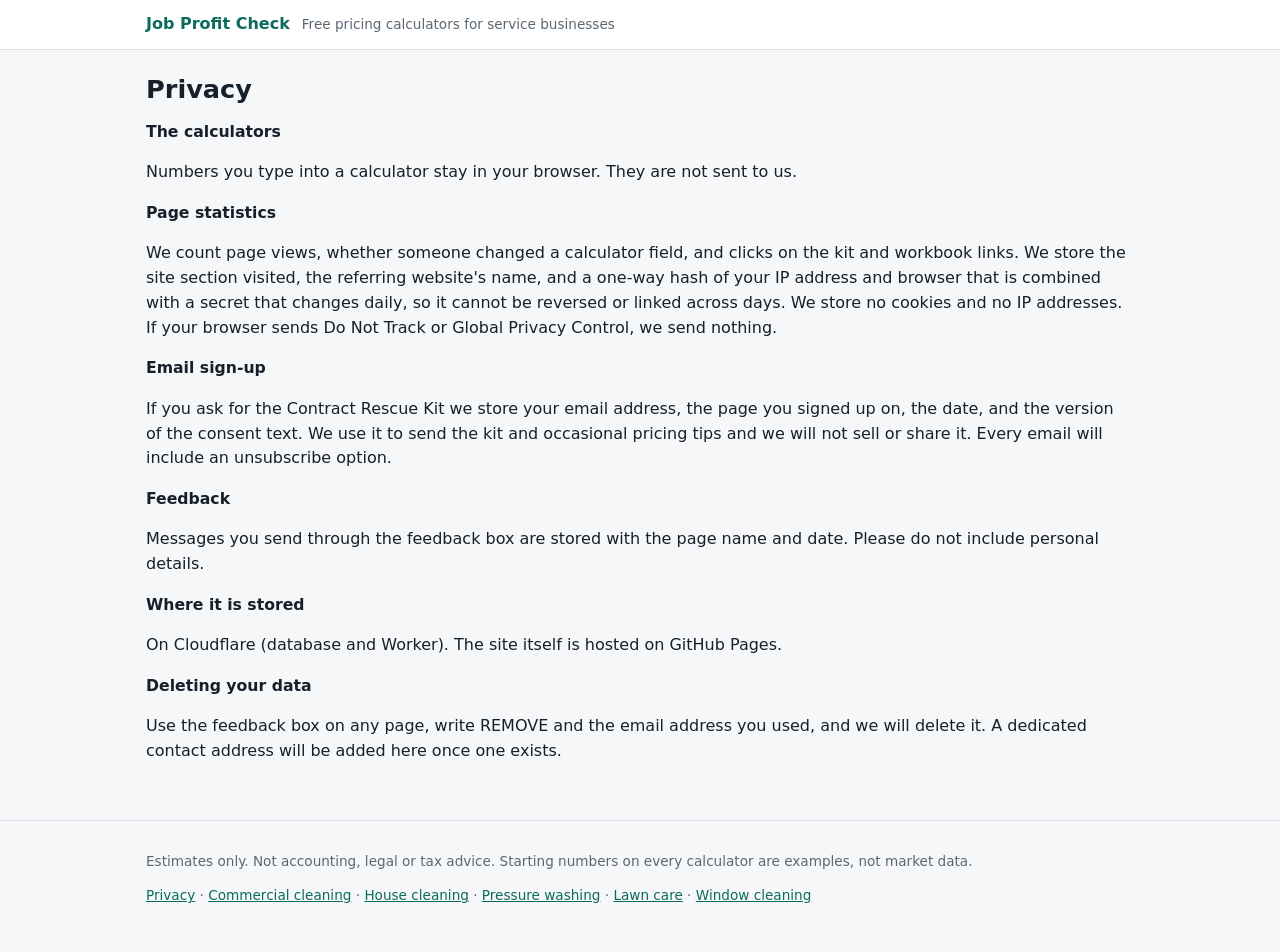
<file: privacy/index.html>
<!doctype html>
<html lang="en"><head>
<meta charset="utf-8"><meta name="viewport" content="width=device-width, initial-scale=1">
<title>Privacy: what this site stores</title>
<meta name="description" content="What the Job Profit Check calculators collect and why.">
<link rel="canonical" href="https://maramreddyajit-commits.github.io/contract-profit-check/privacy/">
<meta property="og:title" content="Privacy: what this site stores"><meta property="og:description" content="What the Job Profit Check calculators collect and why."><meta property="og:type" content="website">
<link rel="stylesheet" href="../assets/style.css">

</head><body>
<header class="top"><div class="wrap"><a class="brand" href="../">Job Profit Check</a><span class="tag">Free pricing calculators for service businesses</span></div></header>

<main class="wrap kit">
<h1>Privacy</h1>
<h3>The calculators</h3><p>Numbers you type into a calculator stay in your browser. They are not sent to us.</p>
<h3>Page statistics</h3><p>We count page views, whether someone changed a calculator field, and clicks on the kit and workbook links. We store the site section visited, the referring website's name, and a one-way hash of your IP address and browser that is combined with a secret that changes daily, so it cannot be reversed or linked across days. We store no cookies and no IP addresses. If your browser sends Do Not Track or Global Privacy Control, we send nothing.</p>
<h3>Email sign-up</h3><p>If you ask for the Contract Rescue Kit we store your email address, the page you signed up on, the date, and the version of the consent text. We use it to send the kit and occasional pricing tips and we will not sell or share it. Every email will include an unsubscribe option.</p>
<h3>Feedback</h3><p>Messages you send through the feedback box are stored with the page name and date. Please do not include personal details.</p>
<h3>Where it is stored</h3><p>On Cloudflare (database and Worker). The site itself is hosted on GitHub Pages.</p>
<h3>Deleting your data</h3><p>Use the feedback box on any page, write REMOVE and the email address you used, and we will delete it. A dedicated contact address will be added here once one exists.</p>
</main>
<footer><div class="wrap">
<p>Estimates only. Not accounting, legal or tax advice. Starting numbers on every calculator are examples, not market data.</p>
<p><a href="../privacy/">Privacy</a> · <a href="../commercial-cleaning/">Commercial cleaning</a> · <a href="../house-cleaning/">House cleaning</a> · <a href="../pressure-washing/">Pressure washing</a> · <a href="../lawn-care/">Lawn care</a> · <a href="../window-cleaning/">Window cleaning</a></p>
</div></footer>
<script>window.CFG={"slug":"hub","privacy":true,"api":"https://profit-check-api.maramreddyajit.workers.dev"};</script>
<script src="../assets/app.js"></script>
</body></html>
</file>
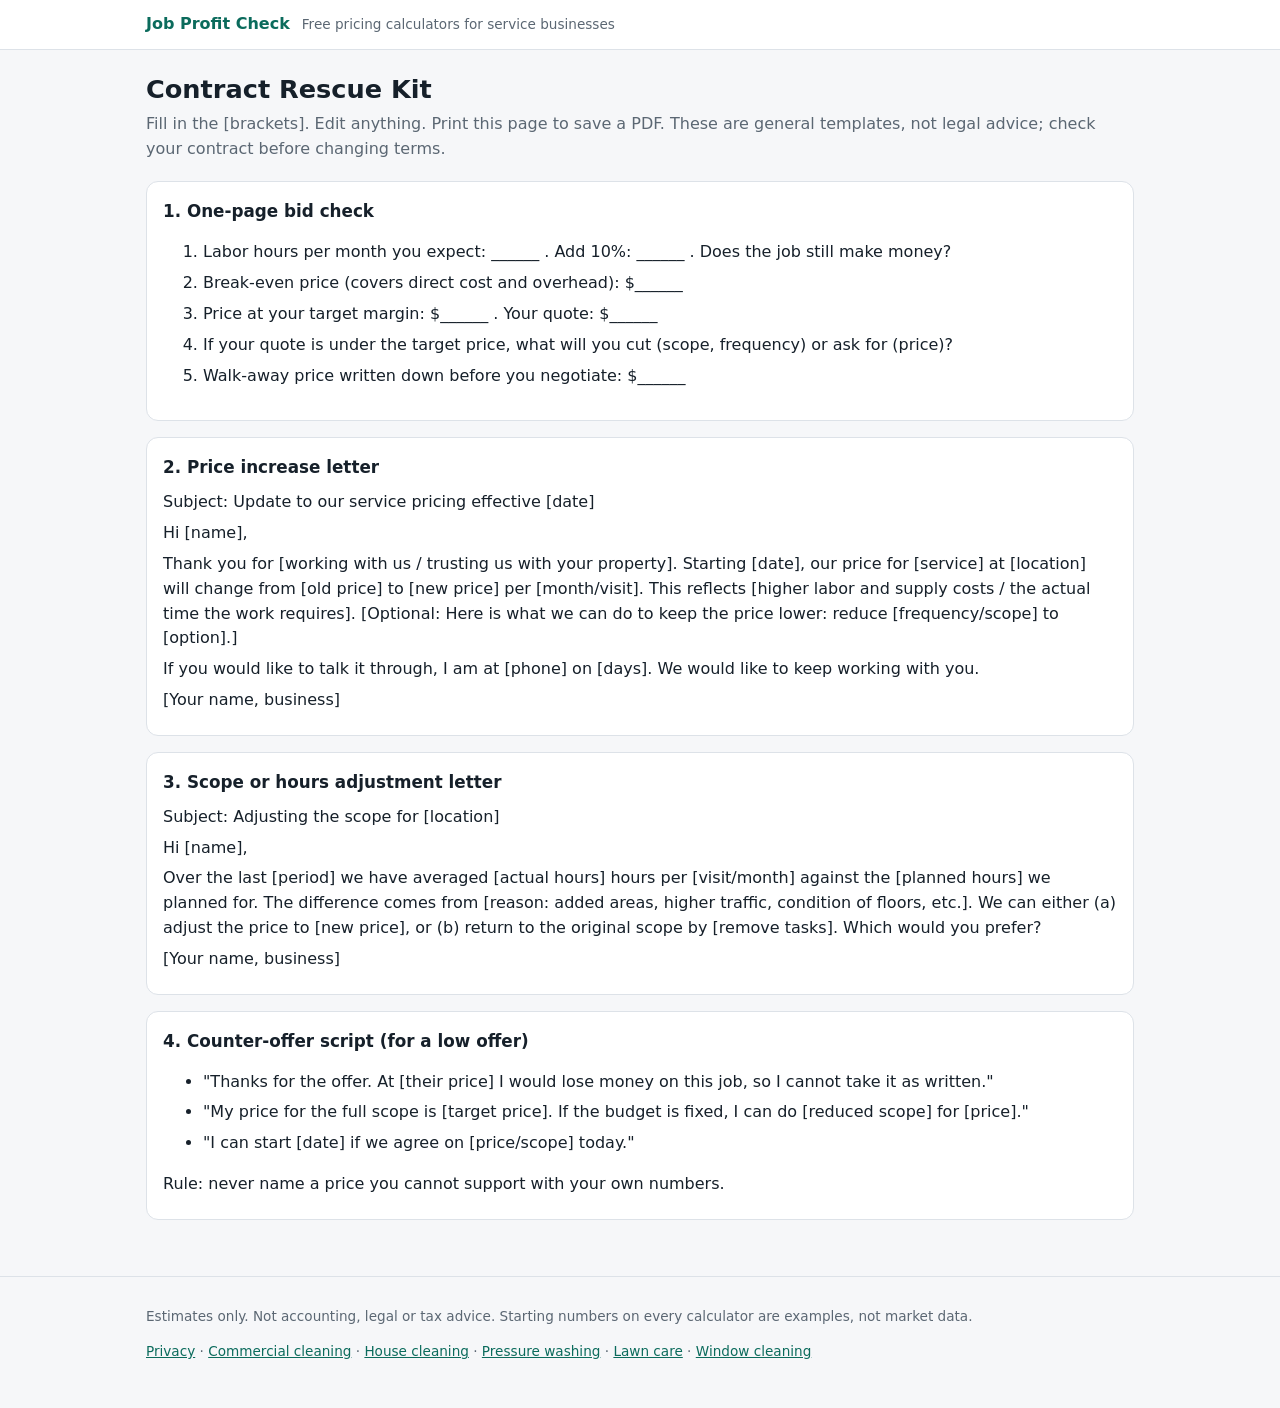
<file: rescue-kit/index.html>
<!doctype html>
<html lang="en"><head>
<meta charset="utf-8"><meta name="viewport" content="width=device-width, initial-scale=1">
<title>Contract Rescue Kit</title>
<meta name="description" content="Fill-in-the-blank letters for jobs that are not paying.">
<meta name="robots" content="noindex">
<meta property="og:title" content="Contract Rescue Kit"><meta property="og:description" content="Fill-in-the-blank letters for jobs that are not paying."><meta property="og:type" content="website">
<link rel="stylesheet" href="../assets/style.css">

</head><body>
<header class="top"><div class="wrap"><a class="brand" href="../">Job Profit Check</a><span class="tag">Free pricing calculators for service businesses</span></div></header>

<main class="wrap kit">
<h1>Contract Rescue Kit</h1>
<p class="sub">Fill in the [brackets]. Edit anything. Print this page to save a PDF. These are general templates, not legal advice; check your contract before changing terms.</p>

<section class="card"><h2>1. One-page bid check</h2>
<ol>
<li>Labor hours per month you expect: ______ . Add 10%: ______ . Does the job still make money?</li>
<li>Break-even price (covers direct cost and overhead): $______</li>
<li>Price at your target margin: $______ . Your quote: $______</li>
<li>If your quote is under the target price, what will you cut (scope, frequency) or ask for (price)?</li>
<li>Walk-away price written down before you negotiate: $______</li>
</ol></section>

<section class="card"><h2>2. Price increase letter</h2>
<p>Subject: Update to our service pricing effective [date]</p>
<p>Hi [name],</p>
<p>Thank you for [working with us / trusting us with your property]. Starting [date], our price for [service] at [location] will change from [old price] to [new price] per [month/visit]. This reflects [higher labor and supply costs / the actual time the work requires]. [Optional: Here is what we can do to keep the price lower: reduce [frequency/scope] to [option].]</p>
<p>If you would like to talk it through, I am at [phone] on [days]. We would like to keep working with you.</p>
<p>[Your name, business]</p></section>

<section class="card"><h2>3. Scope or hours adjustment letter</h2>
<p>Subject: Adjusting the scope for [location]</p>
<p>Hi [name],</p>
<p>Over the last [period] we have averaged [actual hours] hours per [visit/month] against the [planned hours] we planned for. The difference comes from [reason: added areas, higher traffic, condition of floors, etc.]. We can either (a) adjust the price to [new price], or (b) return to the original scope by [remove tasks]. Which would you prefer?</p>
<p>[Your name, business]</p></section>

<section class="card"><h2>4. Counter-offer script (for a low offer)</h2>
<ul>
<li>"Thanks for the offer. At [their price] I would lose money on this job, so I cannot take it as written."</li>
<li>"My price for the full scope is [target price]. If the budget is fixed, I can do [reduced scope] for [price]."</li>
<li>"I can start [date] if we agree on [price/scope] today."</li>
</ul>
<p>Rule: never name a price you cannot support with your own numbers.</p></section>
</main>
<footer><div class="wrap">
<p>Estimates only. Not accounting, legal or tax advice. Starting numbers on every calculator are examples, not market data.</p>
<p><a href="../privacy/">Privacy</a> · <a href="../commercial-cleaning/">Commercial cleaning</a> · <a href="../house-cleaning/">House cleaning</a> · <a href="../pressure-washing/">Pressure washing</a> · <a href="../lawn-care/">Lawn care</a> · <a href="../window-cleaning/">Window cleaning</a></p>
</div></footer>
<script>window.CFG={"slug":"workbook","kit":true,"api":"https://profit-check-api.maramreddyajit.workers.dev"};</script>
<script src="../assets/app.js"></script>
</body></html>
</file>
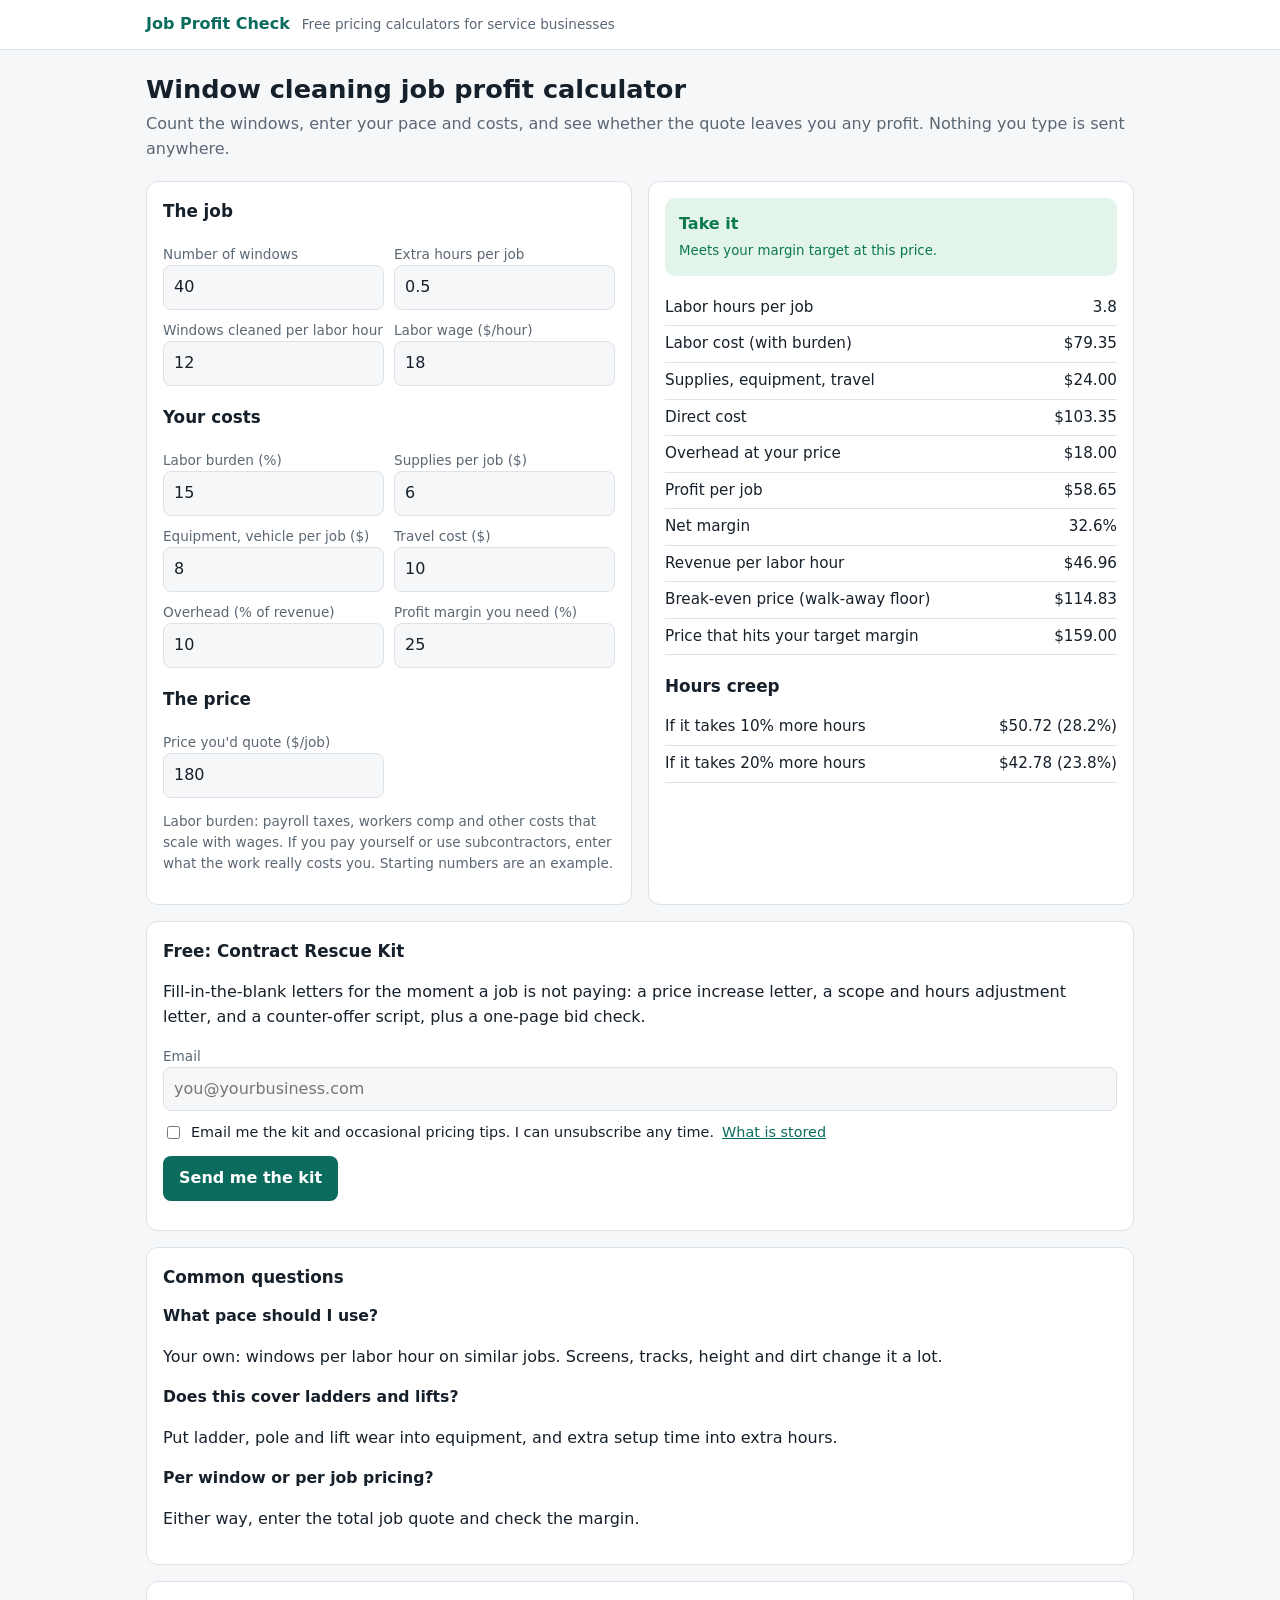
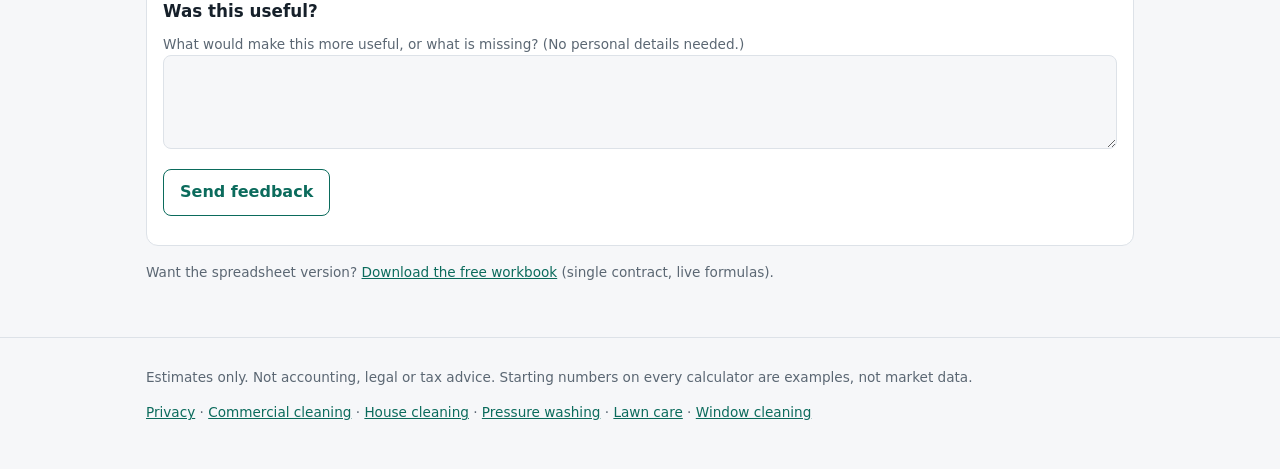
<file: window-cleaning/index.html>
<!doctype html>
<html lang="en"><head>
<meta charset="utf-8"><meta name="viewport" content="width=device-width, initial-scale=1">
<title>Window cleaning quote calculator: price per job for profit</title>
<meta name="description" content="Free calculator for window cleaning quotes. See break-even price, your target price and how slow jobs change profit.">
<link rel="canonical" href="https://maramreddyajit-commits.github.io/contract-profit-check/window-cleaning/">
<meta property="og:title" content="Window cleaning quote calculator: price per job for profit"><meta property="og:description" content="Free calculator for window cleaning quotes. See break-even price, your target price and how slow jobs change profit."><meta property="og:type" content="website">
<link rel="stylesheet" href="../assets/style.css">
<script type="application/ld+json">[{"@context":"https://schema.org","@type":"WebApplication","name":"Window cleaning job profit calculator","applicationCategory":"BusinessApplication","operatingSystem":"Any","offers":{"@type":"Offer","price":"0","priceCurrency":"USD"},"url":"https://maramreddyajit-commits.github.io/contract-profit-check/window-cleaning/"},{"@context":"https://schema.org","@type":"FAQPage","mainEntity":[{"@type":"Question","name":"What pace should I use?","acceptedAnswer":{"@type":"Answer","text":"Your own: windows per labor hour on similar jobs. Screens, tracks, height and dirt change it a lot."}},{"@type":"Question","name":"Does this cover ladders and lifts?","acceptedAnswer":{"@type":"Answer","text":"Put ladder, pole and lift wear into equipment, and extra setup time into extra hours."}},{"@type":"Question","name":"Per window or per job pricing?","acceptedAnswer":{"@type":"Answer","text":"Either way, enter the total job quote and check the margin."}}]}]</script>
</head><body>
<header class="top"><div class="wrap"><a class="brand" href="../">Job Profit Check</a><span class="tag">Free pricing calculators for service businesses</span></div></header>

<main class="wrap">
<h1>Window cleaning job profit calculator</h1>
<p class="sub">Count the windows, enter your pace and costs, and see whether the quote leaves you any profit. Nothing you type is sent anywhere.</p>
<div class="grid">
<section class="card" aria-label="Inputs">
  <h2>The job</h2>
  <div class="row2"><div><label for="sqft">Number of windows</label><input id="sqft" type="number" inputmode="decimal" min="0" step="any" ></div><div><label for="extraHoursPerVisit">Extra hours per job</label><input id="extraHoursPerVisit" type="number" inputmode="decimal" min="0" step="any" ></div></div>
  <div class="row2"><div><label for="sqftPerHour">Windows cleaned per labor hour</label><input id="sqftPerHour" type="number" inputmode="decimal" min="0" step="any" ></div><div><label for="wage">Labor wage ($/hour)</label><input id="wage" type="number" inputmode="decimal" min="0" step="any" ></div></div>
  <h2 class="gap">Your costs</h2>
  <div class="row2"><div><label for="burdenPct">Labor burden (%)</label><input id="burdenPct" type="number" inputmode="decimal" min="0" step="any" ></div><div><label for="suppliesMonthly">Supplies per job ($)</label><input id="suppliesMonthly" type="number" inputmode="decimal" min="0" step="any" ></div></div>
  <div class="row2"><div><label for="equipmentMonthly">Equipment, vehicle per job ($)</label><input id="equipmentMonthly" type="number" inputmode="decimal" min="0" step="any" ></div><div><label for="travelPerVisit">Travel cost ($)</label><input id="travelPerVisit" type="number" inputmode="decimal" min="0" step="any" ></div></div>
  <div class="row2"><div><label for="overheadPct">Overhead (% of revenue)</label><input id="overheadPct" type="number" inputmode="decimal" min="0" step="any" ></div><div><label for="targetMarginPct">Profit margin you need (%)</label><input id="targetMarginPct" type="number" inputmode="decimal" min="0" step="any" ></div></div>
  <h2 class="gap">The price</h2>
  <div class="row2"><div><label for="quotedMonthly">Price you'd quote ($/job)</label><input id="quotedMonthly" type="number" inputmode="decimal" min="0" step="any" ></div><div></div></div>
  <p class="note">Labor burden: payroll taxes, workers comp and other costs that scale with wages. If you pay yourself or use subcontractors, enter what the work really costs you. Starting numbers are an example.</p>
</section>
<section class="card" aria-live="polite" aria-label="Results"><div id="out"></div></section>
</div>
<section class="card optin" id="kit">
<h2>Free: Contract Rescue Kit</h2>
<p>Fill-in-the-blank letters for the moment a job is not paying: a price increase letter, a scope and hours adjustment letter, and a counter-offer script, plus a one-page bid check.</p>
<form id="optin-form" novalidate>
  <label for="em">Email</label>
  <input id="em" name="email" type="email" autocomplete="email" required placeholder="you@yourbusiness.com">
  <input class="hp" name="website" tabindex="-1" autocomplete="off" aria-hidden="true">
  <label class="check"><input type="checkbox" name="consent" required> Email me the kit and occasional pricing tips. I can unsubscribe any time. <a href="../privacy/">What is stored</a></label>
  <button type="submit">Send me the kit</button>
  <p class="msg" id="optin-msg" role="status"></p>
</form>
</section>
<section class="card"><h2>Common questions</h2><h3>What pace should I use?</h3><p>Your own: windows per labor hour on similar jobs. Screens, tracks, height and dirt change it a lot.</p><h3>Does this cover ladders and lifts?</h3><p>Put ladder, pole and lift wear into equipment, and extra setup time into extra hours.</p><h3>Per window or per job pricing?</h3><p>Either way, enter the total job quote and check the margin.</p></section>
<section class="card">
<h2>Was this useful?</h2>
<form id="fb-form" novalidate>
  <label for="fb">What would make this more useful, or what is missing? (No personal details needed.)</label>
  <textarea id="fb" name="message" rows="3" maxlength="1500"></textarea>
  <input class="hp" name="website" tabindex="-1" autocomplete="off" aria-hidden="true">
  <button type="submit" class="secondary">Send feedback</button>
  <p class="msg" id="fb-msg" role="status"></p>
</form></section>
<p class="note">Want the spreadsheet version? <a id="dl" href="../contract-profit-check.xlsx" download>Download the free workbook</a> (single contract, live formulas).</p>
</main>
<footer><div class="wrap">
<p>Estimates only. Not accounting, legal or tax advice. Starting numbers on every calculator are examples, not market data.</p>
<p><a href="../privacy/">Privacy</a> · <a href="../commercial-cleaning/">Commercial cleaning</a> · <a href="../house-cleaning/">House cleaning</a> · <a href="../pressure-washing/">Pressure washing</a> · <a href="../lawn-care/">Lawn care</a> · <a href="../window-cleaning/">Window cleaning</a></p>
</div></footer>
<script>window.CFG={"slug":"window-cleaning","mode":"job","period":"per job","defaults":{"sqft":40,"sqftPerHour":12,"extraHoursPerVisit":0.5,"wage":18,"burdenPct":0.15,"suppliesMonthly":6,"equipmentMonthly":8,"travelPerVisit":10,"overheadPct":0.1,"targetMarginPct":0.25,"quotedMonthly":180},"api":"https://profit-check-api.maramreddyajit.workers.dev"};</script>
<script src="../assets/engine.js"></script><script src="../assets/app.js"></script>
</body></html>
</file>
<file: assets/style.css>
:root{--bg:#f6f7f9;--card:#fff;--ink:#16202a;--mute:#5b6773;--line:#dde2e8;--accent:#0b6b5c;--accent-ink:#fff;--good:#0b7a4b;--warn:#a65d00;--bad:#b3261e;--goodbg:#e3f4ea;--warnbg:#fdf0da;--badbg:#fbe4e2}
@media (prefers-color-scheme:dark){:root{--bg:#0f1418;--card:#171e24;--ink:#e8edf2;--mute:#9aa7b3;--line:#2a343d;--accent:#43c1ab;--accent-ink:#0f1418;--good:#5fd39a;--warn:#f0b35a;--bad:#ff8a80;--goodbg:#12301f;--warnbg:#3a2a0e;--badbg:#3d1a18}}
*{box-sizing:border-box}
body{margin:0;background:var(--bg);color:var(--ink);font:16px/1.55 system-ui,-apple-system,Segoe UI,Roboto,sans-serif}
.wrap{max-width:1020px;margin:0 auto;padding:0 16px}
main.wrap{padding-top:24px;padding-bottom:40px}
.top{border-bottom:1px solid var(--line);background:var(--card)}.top .wrap{display:flex;gap:12px;align-items:baseline;padding-top:12px;padding-bottom:12px;flex-wrap:wrap}
.brand{font-weight:700;color:var(--accent);text-decoration:none}.tag{color:var(--mute);font-size:.85rem}
h1{font-size:1.6rem;line-height:1.25;margin:0 0 6px}.sub{color:var(--mute);margin:0 0 20px}
h2{font-size:1.05rem;margin:0 0 10px}h2.gap{margin-top:18px}h3{font-size:.98rem;margin:14px 0 4px}
.grid{display:grid;grid-template-columns:1fr 1fr;gap:16px;margin-bottom:16px}@media (max-width:760px){.grid{grid-template-columns:1fr}}
.card{background:var(--card);border:1px solid var(--line);border-radius:12px;padding:16px;margin-bottom:16px}.grid .card{margin-bottom:0}
label{display:block;font-size:.85rem;color:var(--mute);margin-top:10px}
input,textarea{width:100%;padding:9px 10px;border:1px solid var(--line);border-radius:8px;background:var(--bg);color:var(--ink);font:inherit}
input:focus,textarea:focus,button:focus-visible,a:focus-visible{outline:2px solid var(--accent);outline-offset:2px}
.row2{display:grid;grid-template-columns:1fr 1fr;gap:10px}
.check{display:flex;gap:8px;align-items:flex-start;color:var(--ink);font-size:.9rem}.check input{width:auto;margin-top:5px}
button{margin-top:12px;padding:10px 16px;border:0;border-radius:8px;background:var(--accent);color:var(--accent-ink);font:inherit;font-weight:600;cursor:pointer}button.secondary{background:transparent;color:var(--accent);border:1px solid var(--accent)}
.hp{position:absolute;left:-9999px;height:0;width:0;opacity:0}
.verdict{border-radius:10px;padding:14px;margin-bottom:14px;font-weight:600}.verdict small{display:block;font-weight:400;margin-top:4px}
.v-GOOD{background:var(--goodbg);color:var(--good)}.v-NEGOTIATE{background:var(--warnbg);color:var(--warn)}.v-PASS{background:var(--badbg);color:var(--bad)}
table{width:100%;border-collapse:collapse;font-size:.95rem}td{padding:6px 0;border-bottom:1px solid var(--line)}td:last-child{text-align:right;font-variant-numeric:tabular-nums}
.err{color:var(--bad)}.note,.msg{color:var(--mute);font-size:.85rem}a{color:var(--accent)}
.tiles{display:grid;grid-template-columns:repeat(auto-fit,minmax(220px,1fr));gap:12px;margin-bottom:16px}.tile{display:block;background:var(--card);border:1px solid var(--line);border-radius:12px;padding:14px;text-decoration:none;color:var(--ink)}.tile strong{display:block;color:var(--accent)}.tile span{color:var(--mute);font-size:.88rem}
footer{border-top:1px solid var(--line);color:var(--mute);font-size:.85rem;padding:16px 0 32px}
.kit .card li,.kit .card p{margin:6px 0}
@media print{.top,footer{display:none}body{background:#fff;color:#000}.card{border:1px solid #bbb;break-inside:avoid}}
</file>
